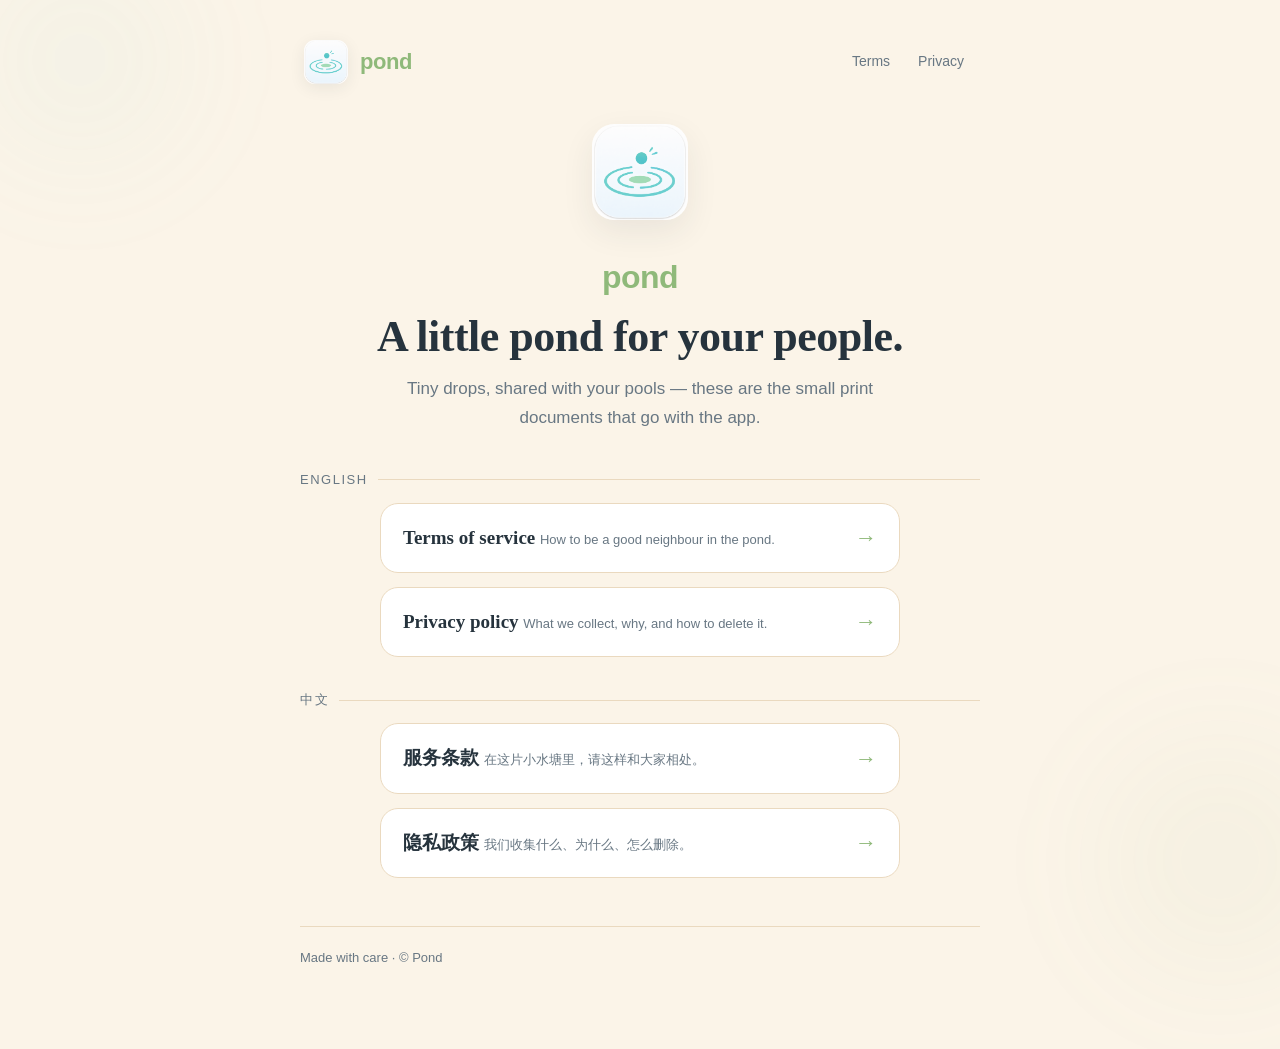
<file: docs/index.html>
<!doctype html>
<html lang="en">
  <head>
    <meta charset="utf-8" />
    <meta name="viewport" content="width=device-width, initial-scale=1" />
    <title>Pond — Legal</title>
    <meta
      name="description"
      content="Terms of service and privacy policy for Pond — a little pond for your people."
    />
    <link rel="icon" type="image/png" href="./icon.png" />
    <link rel="apple-touch-icon" href="./icon.png" />
    <meta name="theme-color" content="#fbf4e8" />
    <link rel="stylesheet" href="./style.css" />
  </head>
  <body>
    <main>
      <header>
        <a class="brand" href="./" aria-label="Pond home">
          <img src="./icon.png" alt="" />
          <span class="wordmark">pond</span>
        </a>
        <nav>
          <a href="./terms.html">Terms</a>
          <a href="./privacy.html">Privacy</a>
        </nav>
      </header>

      <section class="hero">
        <img src="./icon.png" alt="Pond app icon" />
        <div class="wordmark">pond</div>
        <h1>A little pond for your people.</h1>
        <p class="tagline">
          Tiny drops, shared with your pools — these are the small print
          documents that go with the app.
        </p>

        <div class="lang-block">
          <p class="lang-heading">English</p>
          <div class="doc-grid">
            <a class="doc-card" href="./terms.html">
              <span>
                <span class="label">Terms of service</span>
                <span class="meta">How to be a good neighbour in the pond.</span>
              </span>
              <span class="arrow" aria-hidden="true">→</span>
            </a>
            <a class="doc-card" href="./privacy.html">
              <span>
                <span class="label">Privacy policy</span>
                <span class="meta">What we collect, why, and how to delete it.</span>
              </span>
              <span class="arrow" aria-hidden="true">→</span>
            </a>
          </div>
        </div>

        <div class="lang-block">
          <p class="lang-heading">中文</p>
          <div class="doc-grid">
            <a class="doc-card" href="./terms.zh.html">
              <span>
                <span class="label">服务条款</span>
                <span class="meta">在这片小水塘里，请这样和大家相处。</span>
              </span>
              <span class="arrow" aria-hidden="true">→</span>
            </a>
            <a class="doc-card" href="./privacy.zh.html">
              <span>
                <span class="label">隐私政策</span>
                <span class="meta">我们收集什么、为什么、怎么删除。</span>
              </span>
              <span class="arrow" aria-hidden="true">→</span>
            </a>
          </div>
        </div>
      </section>

      <footer>
        <span>Made with care · © Pond</span>
      </footer>
    </main>
  </body>
</html>
</file>
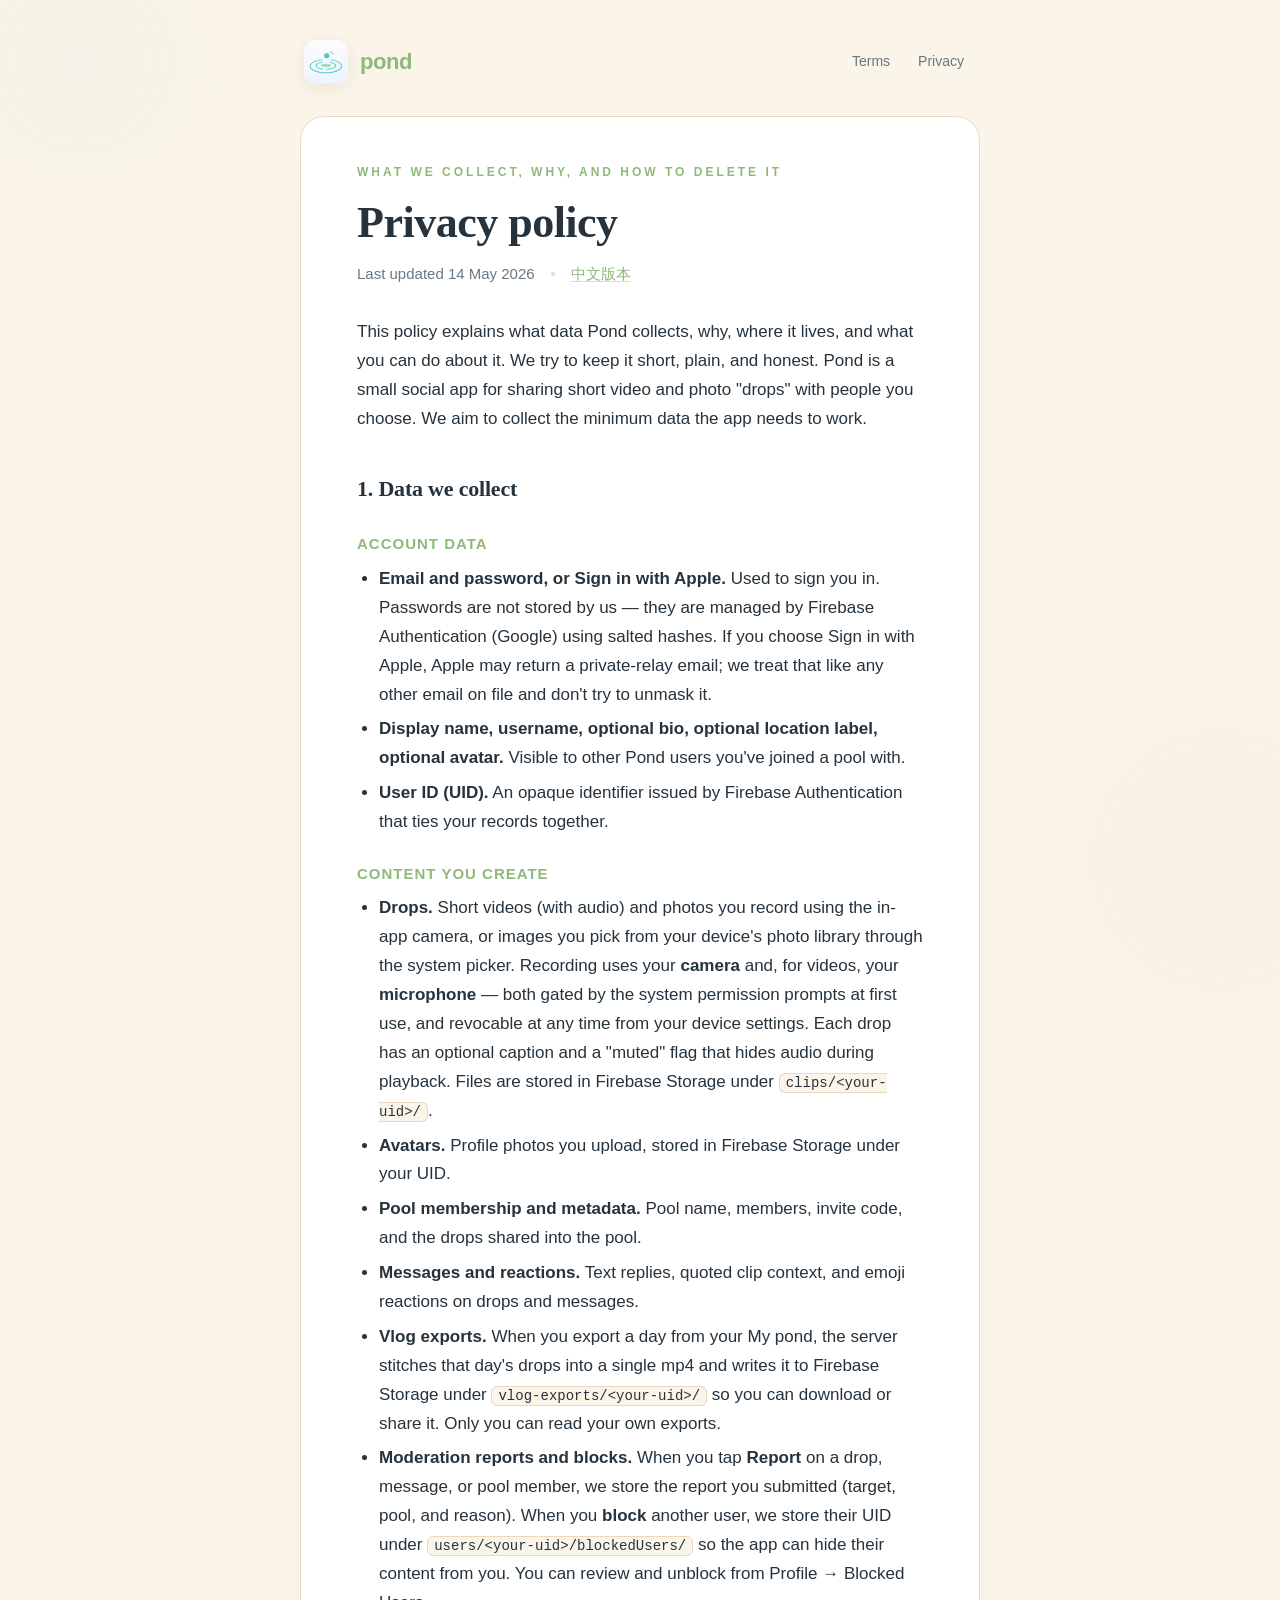
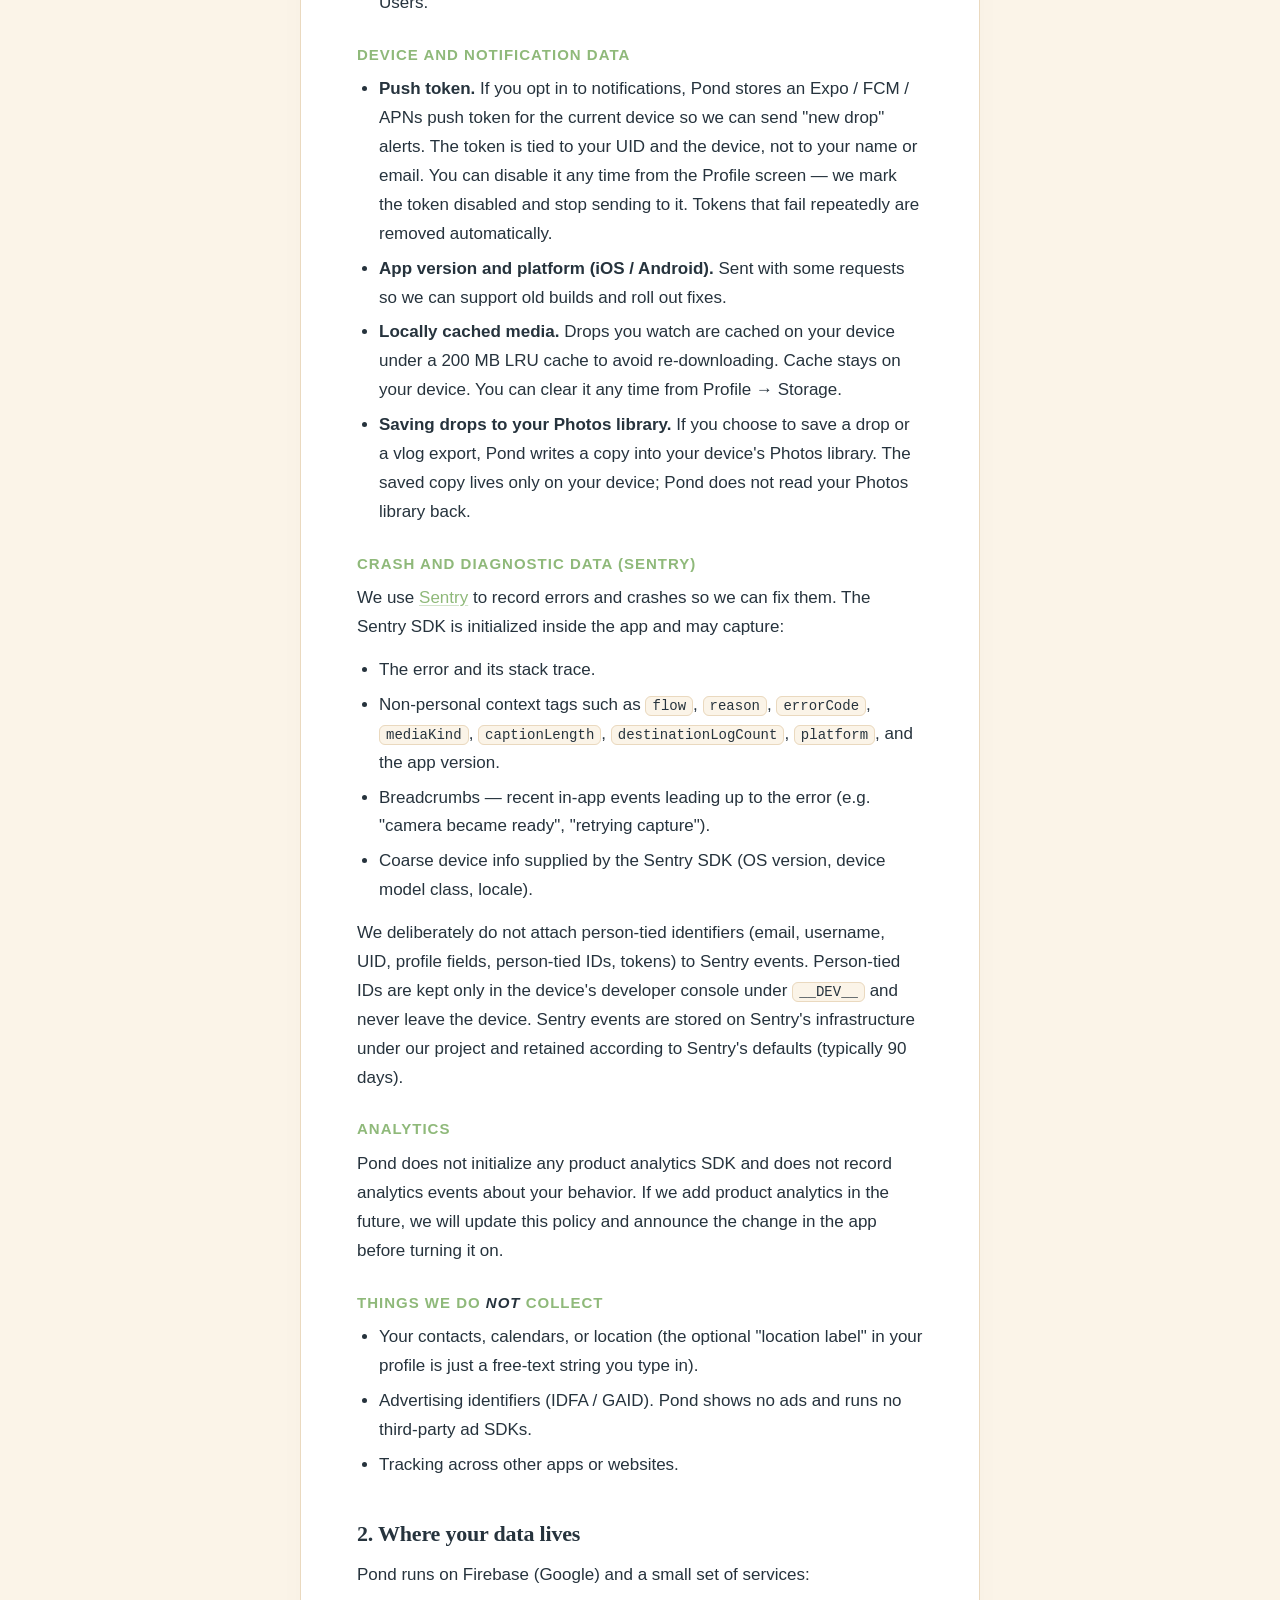
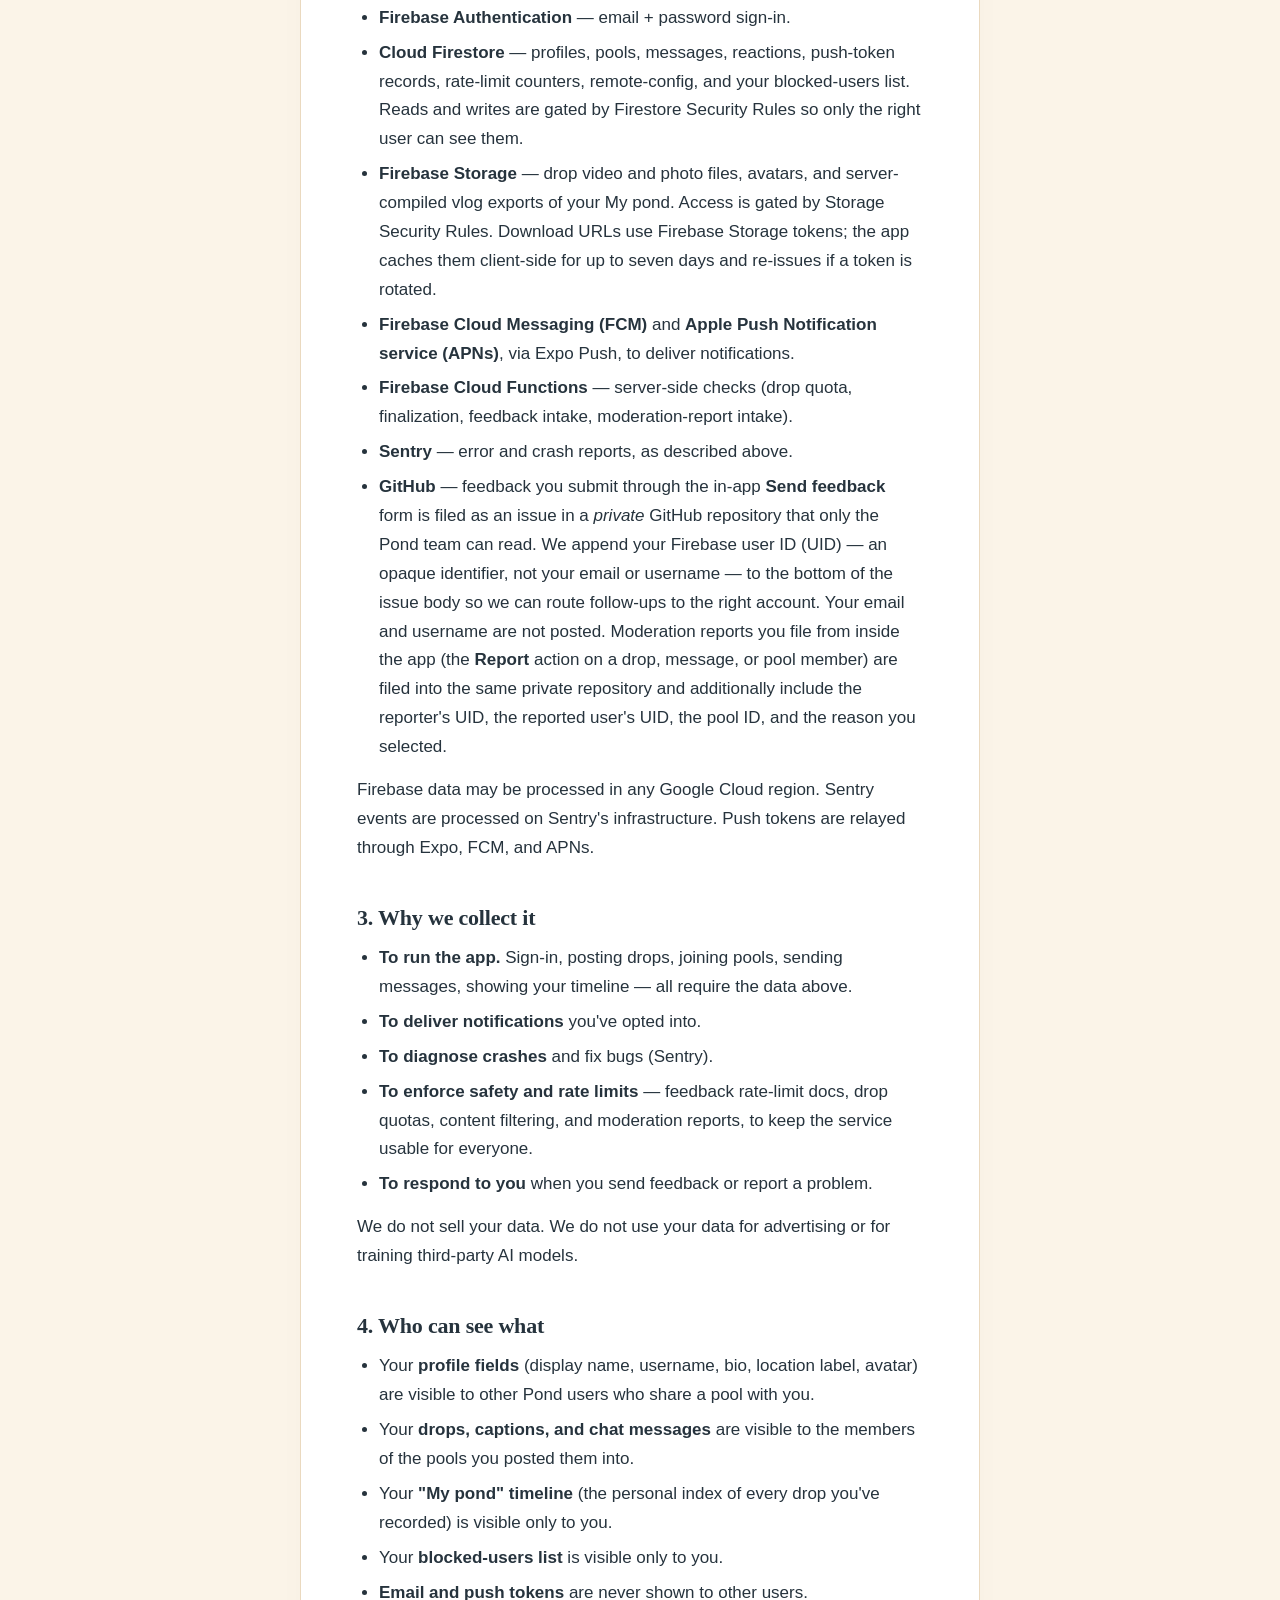
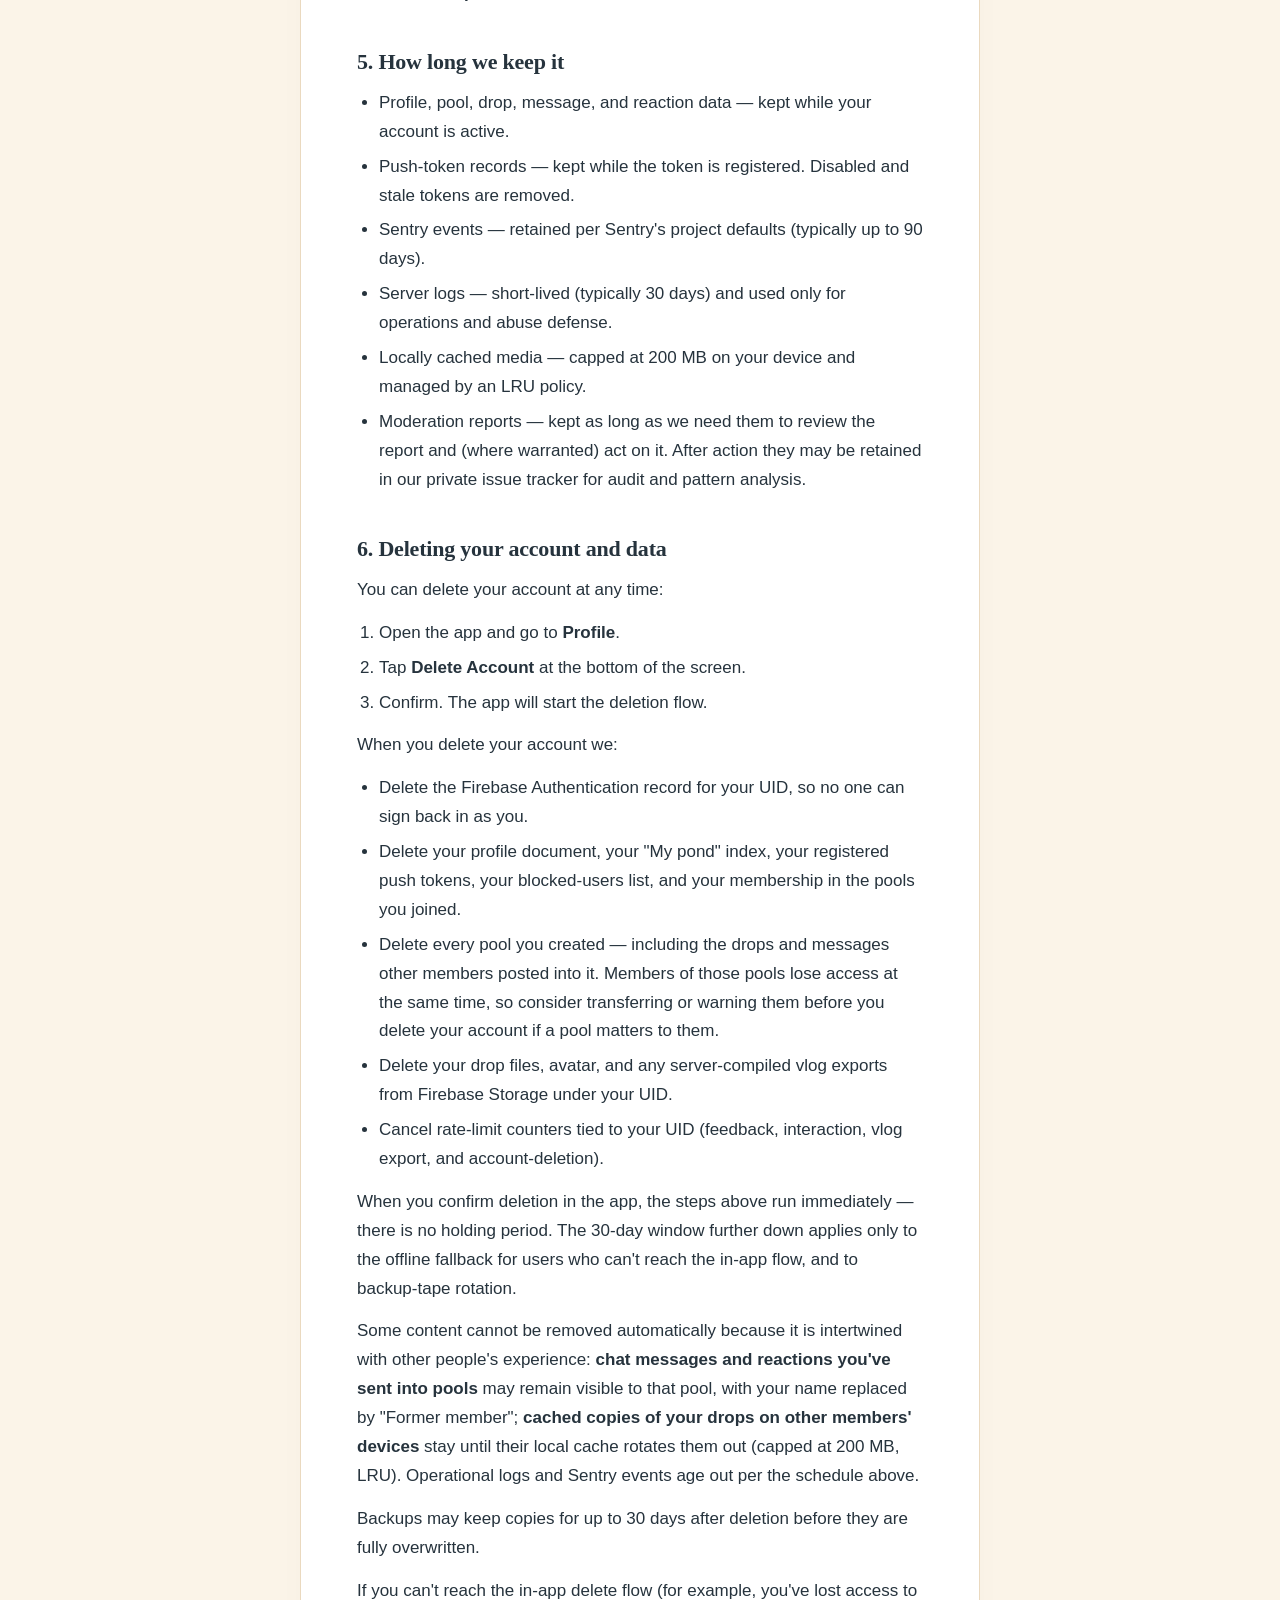
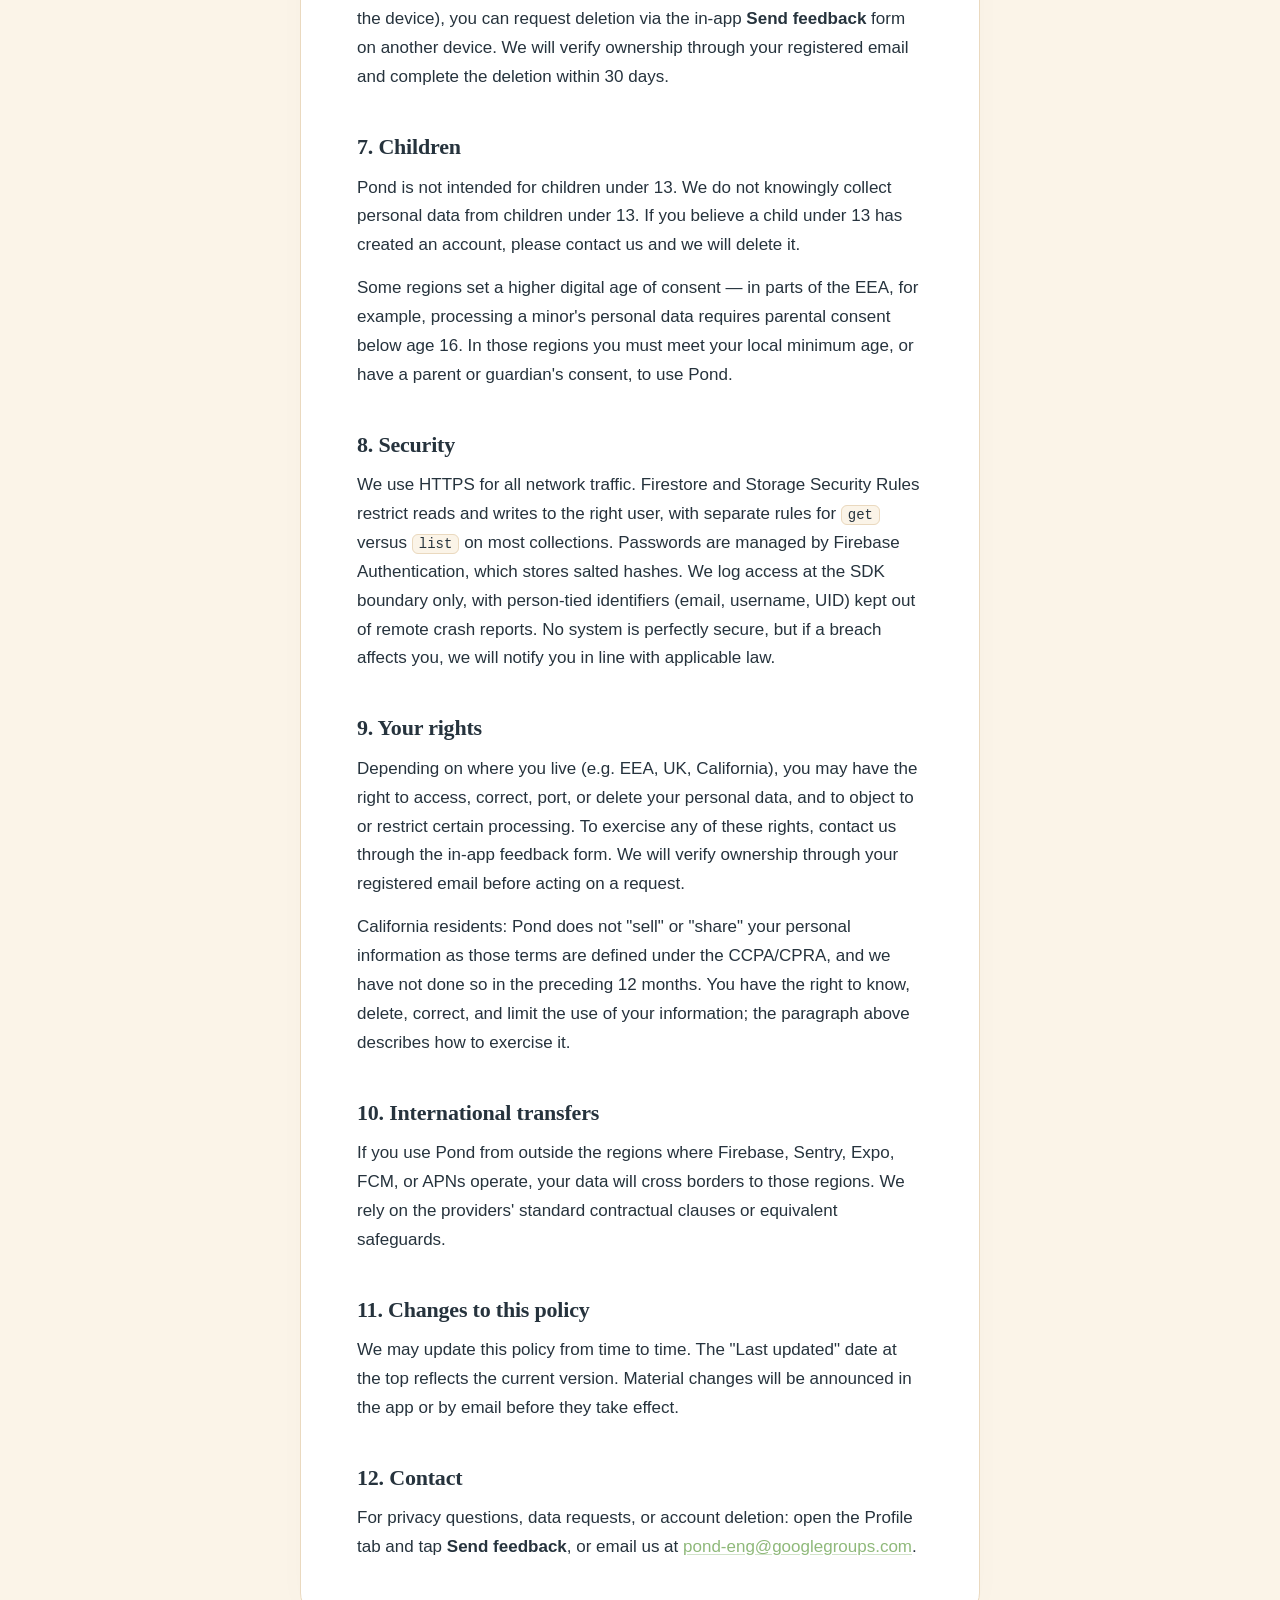
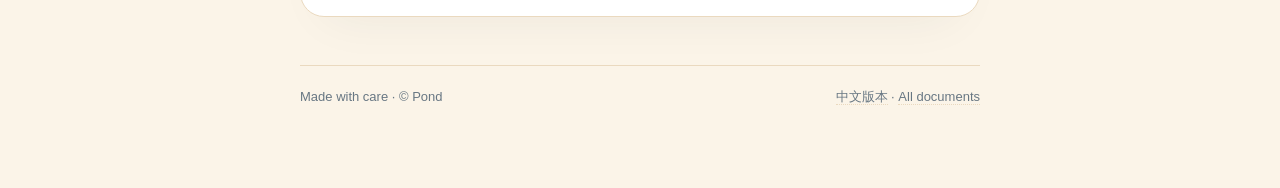
<file: docs/privacy.html>
<!doctype html>
<html lang="en">
  <head>
    <meta charset="utf-8" />
    <meta name="viewport" content="width=device-width, initial-scale=1" />
    <title>Privacy policy · Pond</title>
    <meta
      name="description"
      content="What Pond collects, why, where it lives, and how to delete it."
    />
    <link rel="icon" type="image/png" href="./icon.png" />
    <link rel="apple-touch-icon" href="./icon.png" />
    <meta name="theme-color" content="#fbf4e8" />
    <link rel="stylesheet" href="./style.css" />
  </head>
  <body>
    <main>
      <header>
        <a class="brand" href="./" aria-label="Pond home">
          <img src="./icon.png" alt="" />
          <span class="wordmark">pond</span>
        </a>
        <nav>
          <a href="./terms.html">Terms</a>
          <a href="./privacy.html">Privacy</a>
        </nav>
      </header>

      <article>
      <p class="kicker">What we collect, why, and how to delete it</p>
      <h1>Privacy policy</h1>
      <p class="subtitle">
        <span>Last updated 14 May 2026</span>
        <span class="dot" aria-hidden="true"></span>
        <span class="lang-switch"><a href="./privacy.zh.html">中文版本</a></span>
      </p>

      <p>
        This policy explains what data Pond collects, why, where it lives, and
        what you can do about it. We try to keep it short, plain, and honest.
        Pond is a small social app for sharing short video and photo "drops"
        with people you choose. We aim to collect the minimum data the app
        needs to work.
      </p>

      <h2>1. Data we collect</h2>

      <h3>Account data</h3>
      <ul>
        <li>
          <strong>Email and password, or Sign in with Apple.</strong> Used to
          sign you in. Passwords are not stored by us — they are managed by
          Firebase Authentication (Google) using salted hashes. If you choose
          Sign in with Apple, Apple may return a private-relay email; we treat
          that like any other email on file and don't try to unmask it.
        </li>
        <li>
          <strong>Display name, username, optional bio, optional location
          label, optional avatar.</strong> Visible to other Pond users you've
          joined a pool with.
        </li>
        <li>
          <strong>User ID (UID).</strong> An opaque identifier issued by
          Firebase Authentication that ties your records together.
        </li>
      </ul>

      <h3>Content you create</h3>
      <ul>
        <li>
          <strong>Drops.</strong> Short videos (with audio) and photos you
          record using the in-app camera, or images you pick from your
          device's photo library through the system picker. Recording uses
          your <strong>camera</strong> and, for videos, your
          <strong>microphone</strong> — both gated by the system permission
          prompts at first use, and revocable at any time from your device
          settings. Each drop has an optional caption and a "muted" flag
          that hides audio during playback. Files are stored in Firebase
          Storage under <code>clips/&lt;your-uid&gt;/</code>.
        </li>
        <li>
          <strong>Avatars.</strong> Profile photos you upload, stored in
          Firebase Storage under your UID.
        </li>
        <li>
          <strong>Pool membership and metadata.</strong> Pool name, members,
          invite code, and the drops shared into the pool.
        </li>
        <li>
          <strong>Messages and reactions.</strong> Text replies, quoted clip
          context, and emoji reactions on drops and messages.
        </li>
        <li>
          <strong>Vlog exports.</strong> When you export a day from your
          My pond, the server stitches that day's drops into a single mp4
          and writes it to Firebase Storage under
          <code>vlog-exports/&lt;your-uid&gt;/</code> so you can download or
          share it. Only you can read your own exports.
        </li>
        <li>
          <strong>Moderation reports and blocks.</strong> When you tap
          <strong>Report</strong> on a drop, message, or pool member, we
          store the report you submitted (target, pool, and reason). When you
          <strong>block</strong> another user, we store their UID under
          <code>users/&lt;your-uid&gt;/blockedUsers/</code> so the app can
          hide their content from you. You can review and unblock from
          Profile → Blocked Users.
        </li>
      </ul>

      <h3>Device and notification data</h3>
      <ul>
        <li>
          <strong>Push token.</strong> If you opt in to notifications, Pond
          stores an Expo / FCM / APNs push token for the current device so we
          can send "new drop" alerts. The token is tied to your UID and the
          device, not to your name or email. You can disable it any time from
          the Profile screen — we mark the token disabled and stop sending to
          it. Tokens that fail repeatedly are removed automatically.
        </li>
        <li>
          <strong>App version and platform (iOS / Android).</strong> Sent with
          some requests so we can support old builds and roll out fixes.
        </li>
        <li>
          <strong>Locally cached media.</strong> Drops you watch are cached on
          your device under a 200 MB LRU cache to avoid re-downloading. Cache
          stays on your device. You can clear it any time from
          Profile → Storage.
        </li>
        <li>
          <strong>Saving drops to your Photos library.</strong> If you choose
          to save a drop or a vlog export, Pond writes a copy into your
          device's Photos library. The saved copy lives only on your device;
          Pond does not read your Photos library back.
        </li>
      </ul>

      <h3>Crash and diagnostic data (Sentry)</h3>
      <p>
        We use <a href="https://sentry.io">Sentry</a> to record errors and
        crashes so we can fix them. The Sentry SDK is initialized inside the
        app and may capture:
      </p>
      <ul>
        <li>The error and its stack trace.</li>
        <li>
          Non-personal context tags such as
          <code>flow</code>, <code>reason</code>, <code>errorCode</code>,
          <code>mediaKind</code>, <code>captionLength</code>,
          <code>destinationLogCount</code>, <code>platform</code>,
          and the app version.
        </li>
        <li>
          Breadcrumbs — recent in-app events leading up to the error
          (e.g. "camera became ready", "retrying capture").
        </li>
        <li>
          Coarse device info supplied by the Sentry SDK (OS version, device
          model class, locale).
        </li>
      </ul>
      <p>
        We deliberately do not attach person-tied identifiers (email,
        username, UID, profile fields, person-tied IDs, tokens) to Sentry
        events. Person-tied IDs are kept only in the device's developer
        console under <code>__DEV__</code> and never leave the device. Sentry
        events are stored on Sentry's infrastructure under our project and
        retained according to Sentry's defaults (typically 90 days).
      </p>

      <h3>Analytics</h3>
      <p>
        Pond does not initialize any product analytics SDK and does not
        record analytics events about your behavior. If we add product
        analytics in the future, we will update this policy and announce
        the change in the app before turning it on.
      </p>

      <h3>Things we do <em>not</em> collect</h3>
      <ul>
        <li>
          Your contacts, calendars, or location (the optional "location label"
          in your profile is just a free-text string you type in).
        </li>
        <li>
          Advertising identifiers (IDFA / GAID). Pond shows no ads and runs no
          third-party ad SDKs.
        </li>
        <li>Tracking across other apps or websites.</li>
      </ul>

      <h2>2. Where your data lives</h2>
      <p>Pond runs on Firebase (Google) and a small set of services:</p>
      <ul>
        <li>
          <strong>Firebase Authentication</strong> — email + password sign-in.
        </li>
        <li>
          <strong>Cloud Firestore</strong> — profiles, pools, messages,
          reactions, push-token records, rate-limit counters, remote-config,
          and your blocked-users list. Reads and writes are gated by
          Firestore Security Rules so only the right user can see them.
        </li>
        <li>
          <strong>Firebase Storage</strong> — drop video and photo files,
          avatars, and server-compiled vlog exports of your My pond. Access
          is gated by Storage Security Rules. Download URLs use Firebase
          Storage tokens; the app caches them client-side for up to seven
          days and re-issues if a token is rotated.
        </li>
        <li>
          <strong>Firebase Cloud Messaging (FCM)</strong> and
          <strong>Apple Push Notification service (APNs)</strong>, via Expo
          Push, to deliver notifications.
        </li>
        <li>
          <strong>Firebase Cloud Functions</strong> — server-side checks
          (drop quota, finalization, feedback intake, moderation-report
          intake).
        </li>
        <li>
          <strong>Sentry</strong> — error and crash reports, as described
          above.
        </li>
        <li>
          <strong>GitHub</strong> — feedback you submit through the in-app
          <strong>Send feedback</strong> form is filed as an issue in a
          <em>private</em> GitHub repository that only the Pond team can
          read. We append your Firebase user ID (UID) — an opaque identifier,
          not your email or username — to the bottom of the issue body so we
          can route follow-ups to the right account. Your email and username
          are not posted. Moderation reports you file from inside the app
          (the <strong>Report</strong> action on a drop, message, or pool
          member) are filed into the same private repository and additionally
          include the reporter's UID, the reported user's UID, the pool ID,
          and the reason you selected.
        </li>
      </ul>
      <p>
        Firebase data may be processed in any Google Cloud region. Sentry
        events are processed on Sentry's infrastructure. Push tokens are
        relayed through Expo, FCM, and APNs.
      </p>

      <h2>3. Why we collect it</h2>
      <ul>
        <li>
          <strong>To run the app.</strong> Sign-in, posting drops, joining
          pools, sending messages, showing your timeline — all require the
          data above.
        </li>
        <li>
          <strong>To deliver notifications</strong> you've opted into.
        </li>
        <li>
          <strong>To diagnose crashes</strong> and fix bugs (Sentry).
        </li>
        <li>
          <strong>To enforce safety and rate limits</strong> — feedback
          rate-limit docs, drop quotas, content filtering, and moderation
          reports, to keep the service usable for everyone.
        </li>
        <li>
          <strong>To respond to you</strong> when you send feedback or report
          a problem.
        </li>
      </ul>
      <p>
        We do not sell your data. We do not use your data for advertising or
        for training third-party AI models.
      </p>

      <h2>4. Who can see what</h2>
      <ul>
        <li>
          Your <strong>profile fields</strong> (display name, username, bio,
          location label, avatar) are visible to other Pond users who share a
          pool with you.
        </li>
        <li>
          Your <strong>drops, captions, and chat messages</strong> are visible
          to the members of the pools you posted them into.
        </li>
        <li>
          Your <strong>"My pond" timeline</strong> (the personal index of
          every drop you've recorded) is visible only to you.
        </li>
        <li>
          Your <strong>blocked-users list</strong> is visible only to you.
        </li>
        <li>
          <strong>Email and push tokens</strong> are never shown to other
          users.
        </li>
      </ul>

      <h2>5. How long we keep it</h2>
      <ul>
        <li>
          Profile, pool, drop, message, and reaction data — kept while your
          account is active.
        </li>
        <li>
          Push-token records — kept while the token is registered. Disabled
          and stale tokens are removed.
        </li>
        <li>
          Sentry events — retained per Sentry's project defaults (typically up
          to 90 days).
        </li>
        <li>
          Server logs — short-lived (typically 30 days) and used only for
          operations and abuse defense.
        </li>
        <li>
          Locally cached media — capped at 200 MB on your device and managed
          by an LRU policy.
        </li>
        <li>
          Moderation reports — kept as long as we need them to review the
          report and (where warranted) act on it. After action they may be
          retained in our private issue tracker for audit and pattern
          analysis.
        </li>
      </ul>

      <h2 id="account-deletion">6. Deleting your account and data</h2>
      <p>You can delete your account at any time:</p>
      <ol>
        <li>
          Open the app and go to <strong>Profile</strong>.
        </li>
        <li>
          Tap <strong>Delete Account</strong> at the bottom of the screen.
        </li>
        <li>
          Confirm. The app will start the deletion flow.
        </li>
      </ol>
      <p>When you delete your account we:</p>
      <ul>
        <li>
          Delete the Firebase Authentication record for your UID, so no one
          can sign back in as you.
        </li>
        <li>
          Delete your profile document, your "My pond" index, your registered
          push tokens, your blocked-users list, and your membership in the
          pools you joined.
        </li>
        <li>
          Delete every pool you created — including the drops and messages
          other members posted into it. Members of those pools lose access
          at the same time, so consider transferring or warning them before
          you delete your account if a pool matters to them.
        </li>
        <li>
          Delete your drop files, avatar, and any server-compiled vlog
          exports from Firebase Storage under your UID.
        </li>
        <li>
          Cancel rate-limit counters tied to your UID (feedback, interaction,
          vlog export, and account-deletion).
        </li>
      </ul>
      <p>
        When you confirm deletion in the app, the steps above run
        immediately — there is no holding period. The 30-day window further
        down applies only to the offline fallback for users who can't reach
        the in-app flow, and to backup-tape rotation.
      </p>
      <p>
        Some content cannot be removed automatically because it is intertwined
        with other people's experience: <strong>chat messages and reactions
        you've sent into pools</strong> may remain visible to that pool, with
        your name replaced by "Former member"; <strong>cached copies of your
        drops on other members' devices</strong> stay until their local cache
        rotates them out (capped at 200 MB, LRU). Operational logs and
        Sentry events age out per the schedule above.
      </p>
      <p>
        Backups may keep copies for up to 30 days after deletion before they
        are fully overwritten.
      </p>
      <p>
        If you can't reach the in-app delete flow (for example, you've lost
        access to the device), you can request deletion via the in-app
        <strong>Send feedback</strong> form on another device. We will verify
        ownership through your registered email and complete the deletion
        within 30 days.
      </p>

      <h2>7. Children</h2>
      <p>
        Pond is not intended for children under 13. We do not knowingly
        collect personal data from children under 13. If you believe a child
        under 13 has created an account, please contact us and we will
        delete it.
      </p>
      <p>
        Some regions set a higher digital age of consent — in parts of the
        EEA, for example, processing a minor's personal data requires
        parental consent below age 16. In those regions you must meet your
        local minimum age, or have a parent or guardian's consent, to use
        Pond.
      </p>

      <h2>8. Security</h2>
      <p>
        We use HTTPS for all network traffic. Firestore and Storage Security
        Rules restrict reads and writes to the right user, with separate
        rules for <code>get</code> versus <code>list</code> on most
        collections. Passwords are managed by Firebase Authentication, which
        stores salted hashes. We log access at the SDK boundary only, with
        person-tied identifiers (email, username, UID) kept out of remote
        crash reports. No system is perfectly secure, but if a breach affects
        you, we will notify you in line with applicable law.
      </p>

      <h2>9. Your rights</h2>
      <p>
        Depending on where you live (e.g. EEA, UK, California), you may have
        the right to access, correct, port, or delete your personal data, and
        to object to or restrict certain processing. To exercise any of these
        rights, contact us through the in-app feedback form. We will verify
        ownership through your registered email
        before acting on a request.
      </p>
      <p>
        California residents: Pond does not "sell" or "share" your personal
        information as those terms are defined under the CCPA/CPRA, and we
        have not done so in the preceding 12 months. You have the right to
        know, delete, correct, and limit the use of your information; the
        paragraph above describes how to exercise it.
      </p>

      <h2>10. International transfers</h2>
      <p>
        If you use Pond from outside the regions where Firebase, Sentry,
        Expo, FCM, or APNs operate, your data will cross borders to those
        regions. We rely on the providers' standard contractual clauses or
        equivalent safeguards.
      </p>

      <h2>11. Changes to this policy</h2>
      <p>
        We may update this policy from time to time. The "Last updated" date
        at the top reflects the current version. Material changes will be
        announced in the app or by email before they take effect.
      </p>

      <h2>12. Contact</h2>
      <p>
        For privacy questions, data requests, or account deletion: open the
        Profile tab and tap <strong>Send feedback</strong>, or email us at
        <a href="mailto:pond-eng@googlegroups.com">pond-eng@googlegroups.com</a>.
      </p>

      </article>

      <footer>
        <span>Made with care · © Pond</span>
        <span class="lang-switch"
          ><a href="./privacy.zh.html">中文版本</a> · <a href="./">All documents</a></span
        >
      </footer>
    </main>
  </body>
</html>
</file>
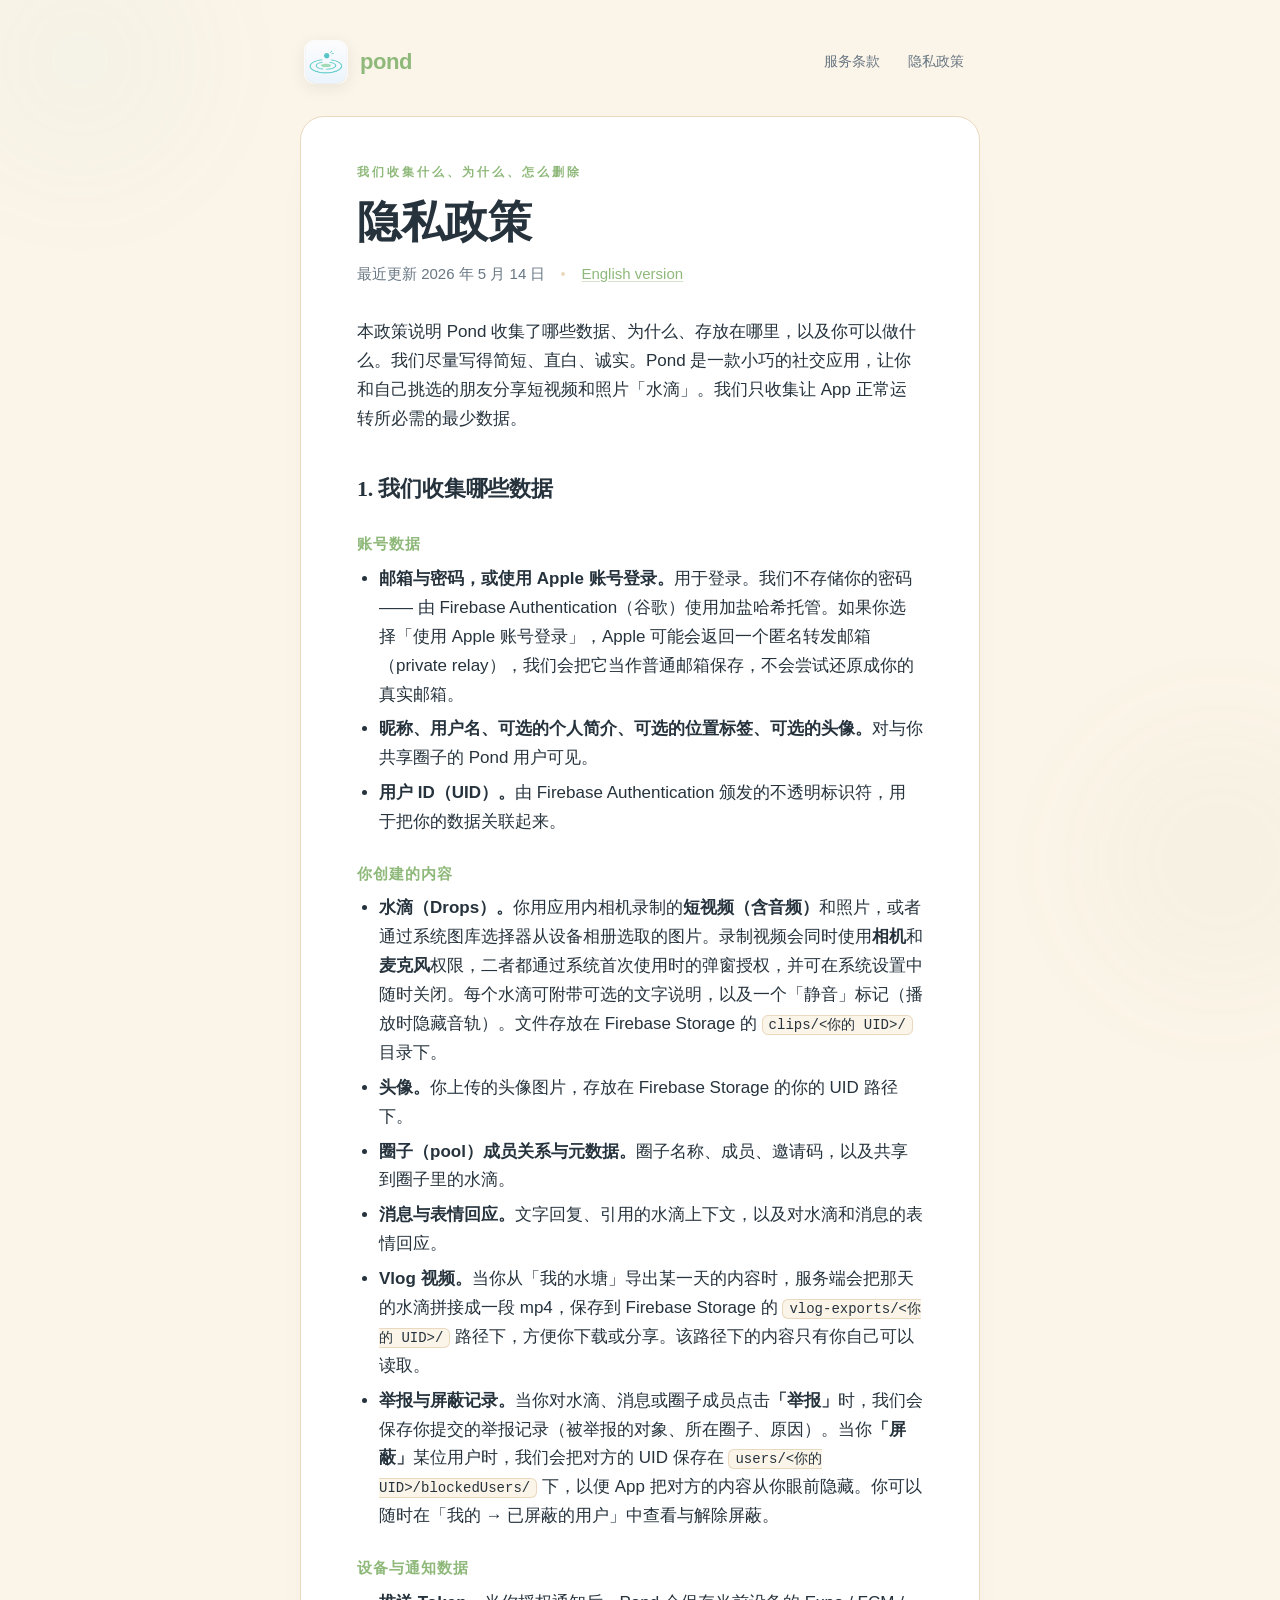
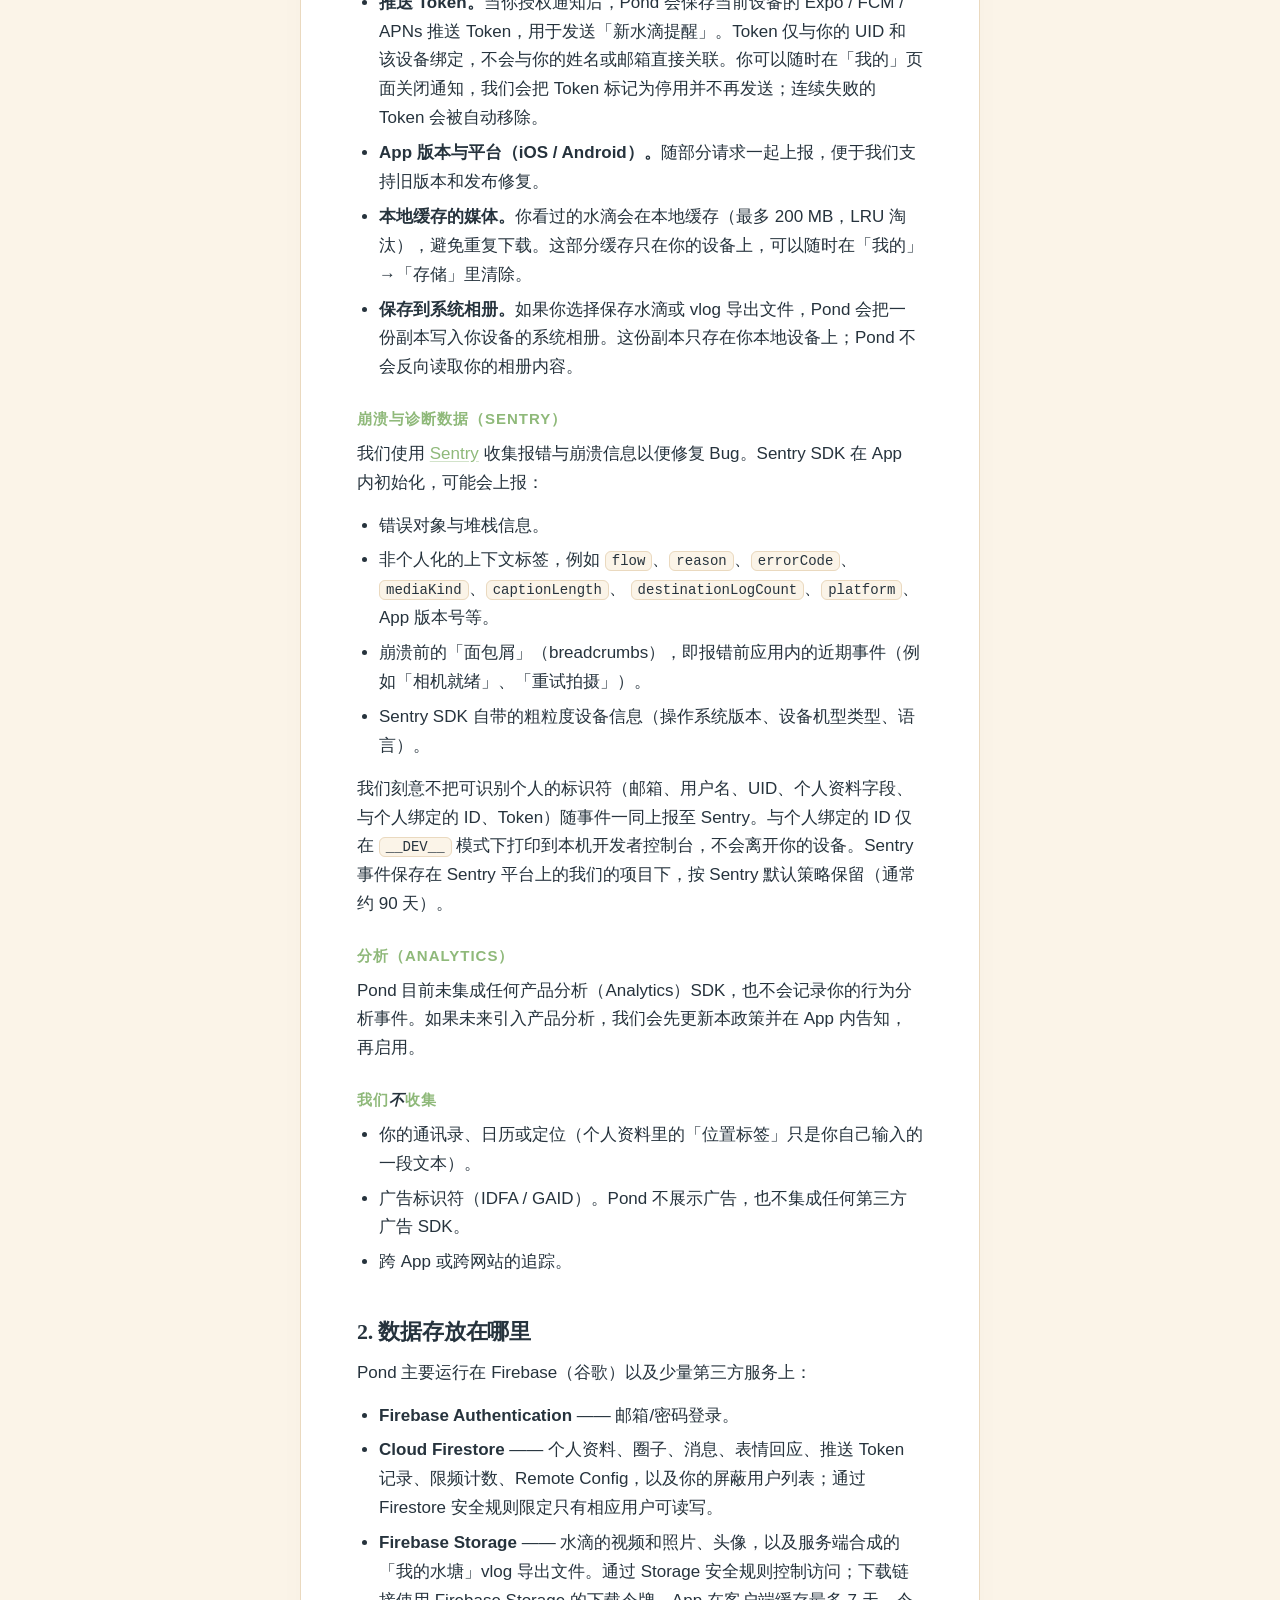
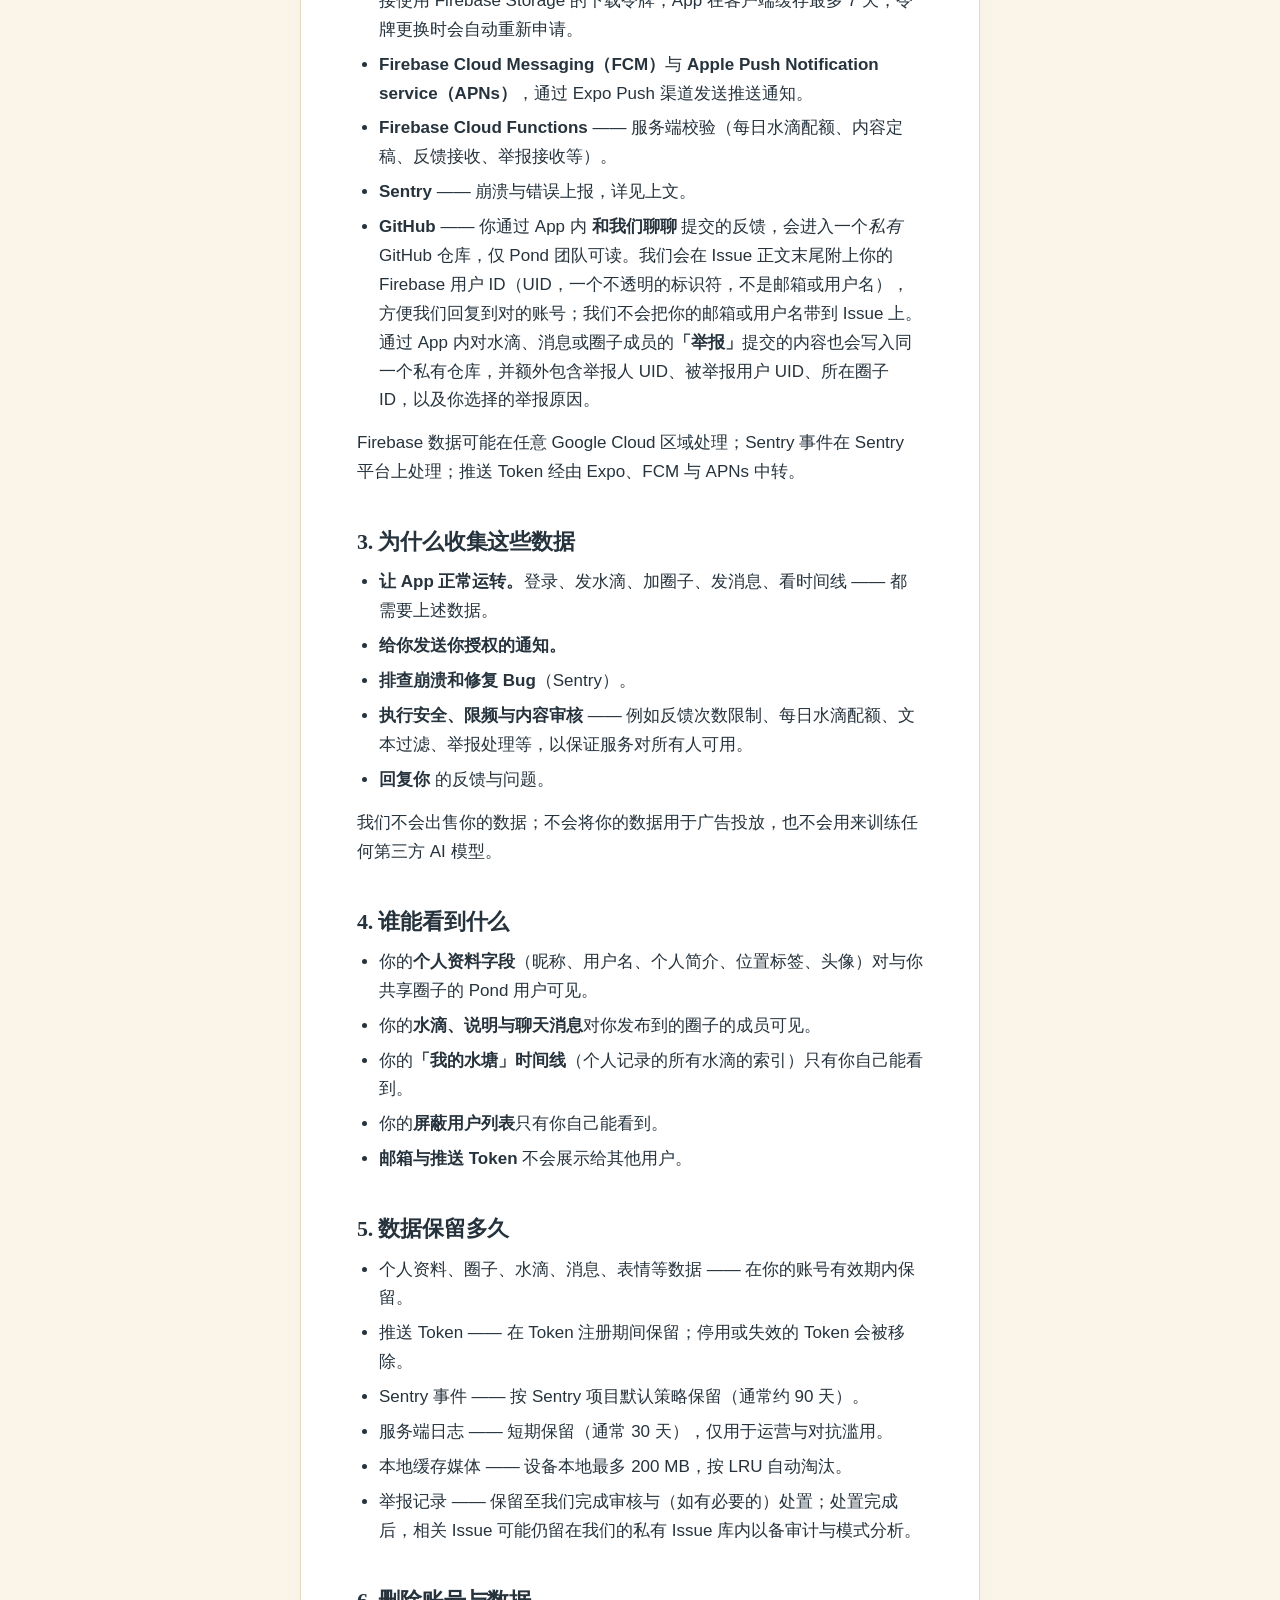
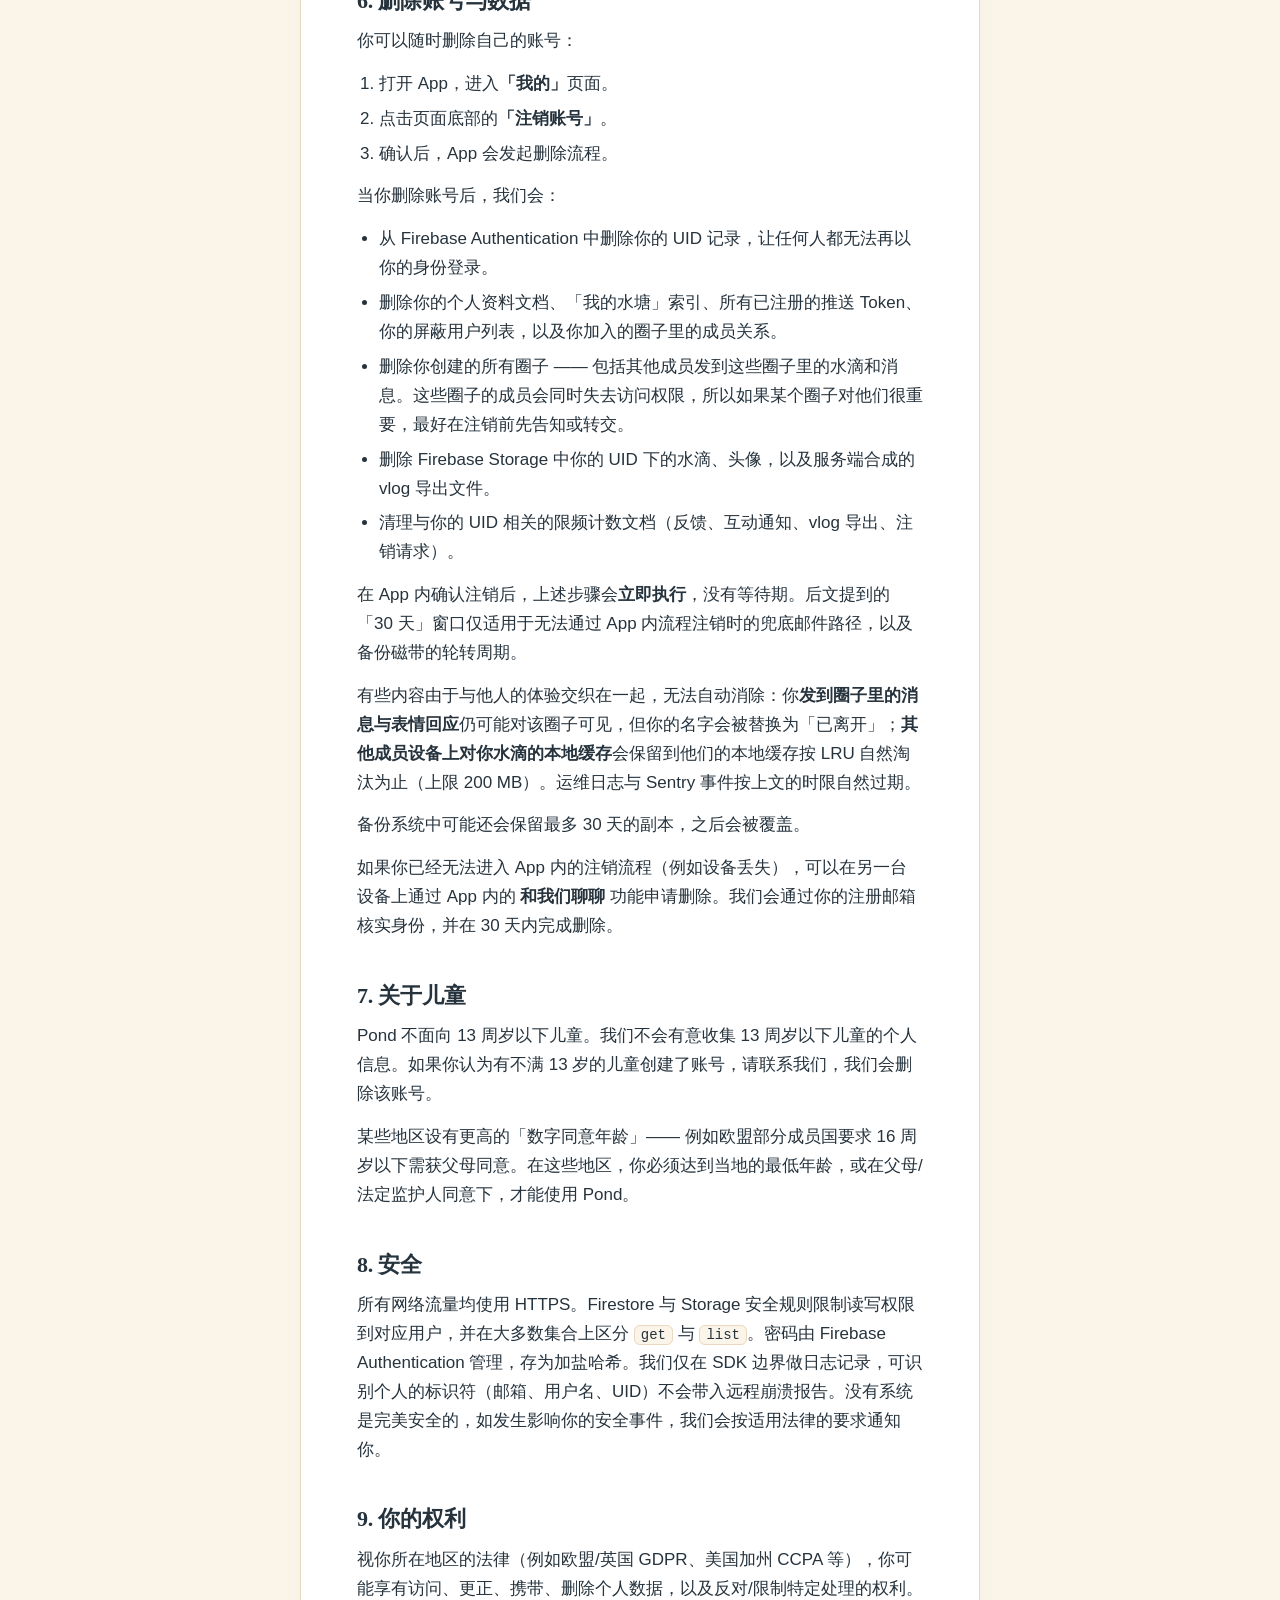
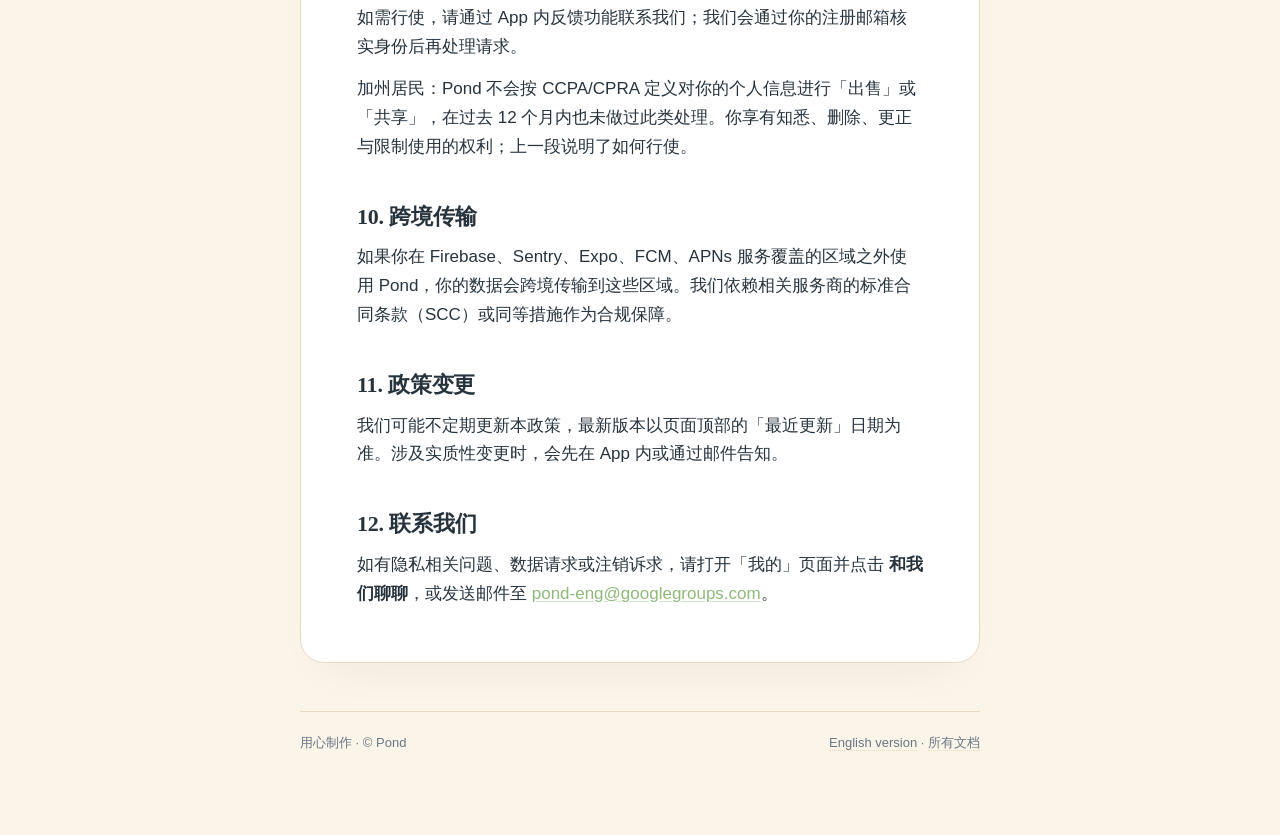
<file: docs/privacy.zh.html>
<!doctype html>
<html lang="zh">
  <head>
    <meta charset="utf-8" />
    <meta name="viewport" content="width=device-width, initial-scale=1" />
    <title>隐私政策 · Pond</title>
    <meta
      name="description"
      content="Pond 收集了哪些数据、为什么、存放在哪里，以及如何删除。"
    />
    <link rel="icon" type="image/png" href="./icon.png" />
    <link rel="apple-touch-icon" href="./icon.png" />
    <meta name="theme-color" content="#fbf4e8" />
    <link rel="stylesheet" href="./style.css" />
  </head>
  <body>
    <main>
      <header>
        <a class="brand" href="./" aria-label="Pond 首页">
          <img src="./icon.png" alt="" />
          <span class="wordmark">pond</span>
        </a>
        <nav>
          <a href="./terms.zh.html">服务条款</a>
          <a href="./privacy.zh.html">隐私政策</a>
        </nav>
      </header>

      <article>
      <p class="kicker">我们收集什么、为什么、怎么删除</p>
      <h1>隐私政策</h1>
      <p class="subtitle">
        <span>最近更新 2026 年 5 月 14 日</span>
        <span class="dot" aria-hidden="true"></span>
        <span class="lang-switch"><a href="./privacy.html">English version</a></span>
      </p>

      <p>
        本政策说明 Pond 收集了哪些数据、为什么、存放在哪里，以及你可以做什么。我们尽量写得简短、直白、诚实。Pond 是一款小巧的社交应用，让你和自己挑选的朋友分享短视频和照片「水滴」。我们只收集让 App 正常运转所必需的最少数据。
      </p>

      <h2>1. 我们收集哪些数据</h2>

      <h3>账号数据</h3>
      <ul>
        <li>
          <strong>邮箱与密码，或使用 Apple 账号登录。</strong>用于登录。我们不存储你的密码 —— 由 Firebase Authentication（谷歌）使用加盐哈希托管。如果你选择「使用 Apple 账号登录」，Apple 可能会返回一个匿名转发邮箱（private relay），我们会把它当作普通邮箱保存，不会尝试还原成你的真实邮箱。
        </li>
        <li>
          <strong>昵称、用户名、可选的个人简介、可选的位置标签、可选的头像。</strong>对与你共享圈子的 Pond 用户可见。
        </li>
        <li>
          <strong>用户 ID（UID）。</strong>由 Firebase Authentication 颁发的不透明标识符，用于把你的数据关联起来。
        </li>
      </ul>

      <h3>你创建的内容</h3>
      <ul>
        <li>
          <strong>水滴（Drops）。</strong>你用应用内相机录制的<strong>短视频（含音频）</strong>和照片，或者通过系统图库选择器从设备相册选取的图片。录制视频会同时使用<strong>相机</strong>和<strong>麦克风</strong>权限，二者都通过系统首次使用时的弹窗授权，并可在系统设置中随时关闭。每个水滴可附带可选的文字说明，以及一个「静音」标记（播放时隐藏音轨）。文件存放在 Firebase Storage 的
          <code>clips/&lt;你的 UID&gt;/</code> 目录下。
        </li>
        <li>
          <strong>头像。</strong>你上传的头像图片，存放在 Firebase Storage 的你的 UID 路径下。
        </li>
        <li>
          <strong>圈子（pool）成员关系与元数据。</strong>圈子名称、成员、邀请码，以及共享到圈子里的水滴。
        </li>
        <li>
          <strong>消息与表情回应。</strong>文字回复、引用的水滴上下文，以及对水滴和消息的表情回应。
        </li>
        <li>
          <strong>Vlog 视频。</strong>当你从「我的水塘」导出某一天的内容时，服务端会把那天的水滴拼接成一段 mp4，保存到 Firebase Storage 的
          <code>vlog-exports/&lt;你的 UID&gt;/</code> 路径下，方便你下载或分享。该路径下的内容只有你自己可以读取。
        </li>
        <li>
          <strong>举报与屏蔽记录。</strong>当你对水滴、消息或圈子成员点击<strong>「举报」</strong>时，我们会保存你提交的举报记录（被举报的对象、所在圈子、原因）。当你<strong>「屏蔽」</strong>某位用户时，我们会把对方的 UID 保存在
          <code>users/&lt;你的 UID&gt;/blockedUsers/</code> 下，以便 App 把对方的内容从你眼前隐藏。你可以随时在「我的 → 已屏蔽的用户」中查看与解除屏蔽。
        </li>
      </ul>

      <h3>设备与通知数据</h3>
      <ul>
        <li>
          <strong>推送 Token。</strong>当你授权通知后，Pond 会保存当前设备的 Expo / FCM / APNs 推送 Token，用于发送「新水滴提醒」。Token 仅与你的 UID 和该设备绑定，不会与你的姓名或邮箱直接关联。你可以随时在「我的」页面关闭通知，我们会把 Token 标记为停用并不再发送；连续失败的 Token 会被自动移除。
        </li>
        <li>
          <strong>App 版本与平台（iOS / Android）。</strong>随部分请求一起上报，便于我们支持旧版本和发布修复。
        </li>
        <li>
          <strong>本地缓存的媒体。</strong>你看过的水滴会在本地缓存（最多 200 MB，LRU 淘汰），避免重复下载。这部分缓存只在你的设备上，可以随时在「我的」→「存储」里清除。
        </li>
        <li>
          <strong>保存到系统相册。</strong>如果你选择保存水滴或 vlog 导出文件，Pond 会把一份副本写入你设备的系统相册。这份副本只存在你本地设备上；Pond 不会反向读取你的相册内容。
        </li>
      </ul>

      <h3>崩溃与诊断数据（Sentry）</h3>
      <p>
        我们使用 <a href="https://sentry.io">Sentry</a> 收集报错与崩溃信息以便修复 Bug。Sentry SDK 在 App 内初始化，可能会上报：
      </p>
      <ul>
        <li>错误对象与堆栈信息。</li>
        <li>
          非个人化的上下文标签，例如
          <code>flow</code>、<code>reason</code>、<code>errorCode</code>、
          <code>mediaKind</code>、<code>captionLength</code>、
          <code>destinationLogCount</code>、<code>platform</code>、App 版本号等。
        </li>
        <li>
          崩溃前的「面包屑」（breadcrumbs），即报错前应用内的近期事件（例如「相机就绪」、「重试拍摄」）。
        </li>
        <li>
          Sentry SDK 自带的粗粒度设备信息（操作系统版本、设备机型类型、语言）。
        </li>
      </ul>
      <p>
        我们刻意不把可识别个人的标识符（邮箱、用户名、UID、个人资料字段、与个人绑定的 ID、Token）随事件一同上报至 Sentry。与个人绑定的 ID 仅在
        <code>__DEV__</code> 模式下打印到本机开发者控制台，不会离开你的设备。Sentry 事件保存在 Sentry 平台上的我们的项目下，按 Sentry 默认策略保留（通常约 90 天）。
      </p>

      <h3>分析（Analytics）</h3>
      <p>
        Pond 目前未集成任何产品分析（Analytics）SDK，也不会记录你的行为分析事件。如果未来引入产品分析，我们会先更新本政策并在 App 内告知，再启用。
      </p>

      <h3>我们<em>不</em>收集</h3>
      <ul>
        <li>
          你的通讯录、日历或定位（个人资料里的「位置标签」只是你自己输入的一段文本）。
        </li>
        <li>
          广告标识符（IDFA / GAID）。Pond 不展示广告，也不集成任何第三方广告 SDK。
        </li>
        <li>跨 App 或跨网站的追踪。</li>
      </ul>

      <h2>2. 数据存放在哪里</h2>
      <p>Pond 主要运行在 Firebase（谷歌）以及少量第三方服务上：</p>
      <ul>
        <li>
          <strong>Firebase Authentication</strong> —— 邮箱/密码登录。
        </li>
        <li>
          <strong>Cloud Firestore</strong> —— 个人资料、圈子、消息、表情回应、推送 Token 记录、限频计数、Remote Config，以及你的屏蔽用户列表；通过 Firestore 安全规则限定只有相应用户可读写。
        </li>
        <li>
          <strong>Firebase Storage</strong> —— 水滴的视频和照片、头像，以及服务端合成的「我的水塘」vlog 导出文件。通过 Storage 安全规则控制访问；下载链接使用 Firebase Storage 的下载令牌，App 在客户端缓存最多 7 天，令牌更换时会自动重新申请。
        </li>
        <li>
          <strong>Firebase Cloud Messaging（FCM）</strong>与
          <strong>Apple Push Notification service（APNs）</strong>，通过 Expo Push 渠道发送推送通知。
        </li>
        <li>
          <strong>Firebase Cloud Functions</strong> —— 服务端校验（每日水滴配额、内容定稿、反馈接收、举报接收等）。
        </li>
        <li>
          <strong>Sentry</strong> —— 崩溃与错误上报，详见上文。
        </li>
        <li>
          <strong>GitHub</strong> —— 你通过 App 内 <strong>和我们聊聊</strong> 提交的反馈，会进入一个<em>私有</em> GitHub 仓库，仅 Pond 团队可读。我们会在 Issue 正文末尾附上你的 Firebase 用户 ID（UID，一个不透明的标识符，不是邮箱或用户名），方便我们回复到对的账号；我们不会把你的邮箱或用户名带到 Issue 上。通过 App 内对水滴、消息或圈子成员的<strong>「举报」</strong>提交的内容也会写入同一个私有仓库，并额外包含举报人 UID、被举报用户 UID、所在圈子 ID，以及你选择的举报原因。
        </li>
      </ul>
      <p>
        Firebase 数据可能在任意 Google Cloud 区域处理；Sentry 事件在 Sentry 平台上处理；推送 Token 经由 Expo、FCM 与 APNs 中转。
      </p>

      <h2>3. 为什么收集这些数据</h2>
      <ul>
        <li>
          <strong>让 App 正常运转。</strong>登录、发水滴、加圈子、发消息、看时间线 —— 都需要上述数据。
        </li>
        <li>
          <strong>给你发送你授权的通知。</strong>
        </li>
        <li>
          <strong>排查崩溃和修复 Bug</strong>（Sentry）。
        </li>
        <li>
          <strong>执行安全、限频与内容审核</strong> —— 例如反馈次数限制、每日水滴配额、文本过滤、举报处理等，以保证服务对所有人可用。
        </li>
        <li>
          <strong>回复你</strong> 的反馈与问题。
        </li>
      </ul>
      <p>
        我们不会出售你的数据；不会将你的数据用于广告投放，也不会用来训练任何第三方 AI 模型。
      </p>

      <h2>4. 谁能看到什么</h2>
      <ul>
        <li>
          你的<strong>个人资料字段</strong>（昵称、用户名、个人简介、位置标签、头像）对与你共享圈子的 Pond 用户可见。
        </li>
        <li>
          你的<strong>水滴、说明与聊天消息</strong>对你发布到的圈子的成员可见。
        </li>
        <li>
          你的<strong>「我的水塘」时间线</strong>（个人记录的所有水滴的索引）只有你自己能看到。
        </li>
        <li>
          你的<strong>屏蔽用户列表</strong>只有你自己能看到。
        </li>
        <li>
          <strong>邮箱与推送 Token</strong> 不会展示给其他用户。
        </li>
      </ul>

      <h2>5. 数据保留多久</h2>
      <ul>
        <li>
          个人资料、圈子、水滴、消息、表情等数据 —— 在你的账号有效期内保留。
        </li>
        <li>
          推送 Token —— 在 Token 注册期间保留；停用或失效的 Token 会被移除。
        </li>
        <li>
          Sentry 事件 —— 按 Sentry 项目默认策略保留（通常约 90 天）。
        </li>
        <li>
          服务端日志 —— 短期保留（通常 30 天），仅用于运营与对抗滥用。
        </li>
        <li>
          本地缓存媒体 —— 设备本地最多 200 MB，按 LRU 自动淘汰。
        </li>
        <li>
          举报记录 —— 保留至我们完成审核与（如有必要的）处置；处置完成后，相关 Issue 可能仍留在我们的私有 Issue 库内以备审计与模式分析。
        </li>
      </ul>

      <h2 id="account-deletion">6. 删除账号与数据</h2>
      <p>你可以随时删除自己的账号：</p>
      <ol>
        <li>打开 App，进入<strong>「我的」</strong>页面。</li>
        <li>点击页面底部的<strong>「注销账号」</strong>。</li>
        <li>确认后，App 会发起删除流程。</li>
      </ol>
      <p>当你删除账号后，我们会：</p>
      <ul>
        <li>从 Firebase Authentication 中删除你的 UID 记录，让任何人都无法再以你的身份登录。</li>
        <li>删除你的个人资料文档、「我的水塘」索引、所有已注册的推送 Token、你的屏蔽用户列表，以及你加入的圈子里的成员关系。</li>
        <li>删除你创建的所有圈子 —— 包括其他成员发到这些圈子里的水滴和消息。这些圈子的成员会同时失去访问权限，所以如果某个圈子对他们很重要，最好在注销前先告知或转交。</li>
        <li>删除 Firebase Storage 中你的 UID 下的水滴、头像，以及服务端合成的 vlog 导出文件。</li>
        <li>清理与你的 UID 相关的限频计数文档（反馈、互动通知、vlog 导出、注销请求）。</li>
      </ul>
      <p>
        在 App 内确认注销后，上述步骤会<strong>立即执行</strong>，没有等待期。后文提到的「30 天」窗口仅适用于无法通过 App 内流程注销时的兜底邮件路径，以及备份磁带的轮转周期。
      </p>
      <p>
        有些内容由于与他人的体验交织在一起，无法自动消除：你<strong>发到圈子里的消息与表情回应</strong>仍可能对该圈子可见，但你的名字会被替换为「已离开」；<strong>其他成员设备上对你水滴的本地缓存</strong>会保留到他们的本地缓存按 LRU 自然淘汰为止（上限 200 MB）。运维日志与 Sentry 事件按上文的时限自然过期。
      </p>
      <p>备份系统中可能还会保留最多 30 天的副本，之后会被覆盖。</p>
      <p>
        如果你已经无法进入 App 内的注销流程（例如设备丢失），可以在另一台设备上通过 App 内的 <strong>和我们聊聊</strong> 功能申请删除。我们会通过你的注册邮箱核实身份，并在 30 天内完成删除。
      </p>

      <h2>7. 关于儿童</h2>
      <p>
        Pond 不面向 13 周岁以下儿童。我们不会有意收集 13 周岁以下儿童的个人信息。如果你认为有不满 13 岁的儿童创建了账号，请联系我们，我们会删除该账号。
      </p>
      <p>
        某些地区设有更高的「数字同意年龄」—— 例如欧盟部分成员国要求 16 周岁以下需获父母同意。在这些地区，你必须达到当地的最低年龄，或在父母/法定监护人同意下，才能使用 Pond。
      </p>

      <h2>8. 安全</h2>
      <p>
        所有网络流量均使用 HTTPS。Firestore 与 Storage 安全规则限制读写权限到对应用户，并在大多数集合上区分 <code>get</code> 与 <code>list</code>。密码由 Firebase Authentication 管理，存为加盐哈希。我们仅在 SDK 边界做日志记录，可识别个人的标识符（邮箱、用户名、UID）不会带入远程崩溃报告。没有系统是完美安全的，如发生影响你的安全事件，我们会按适用法律的要求通知你。
      </p>

      <h2>9. 你的权利</h2>
      <p>
        视你所在地区的法律（例如欧盟/英国 GDPR、美国加州 CCPA 等），你可能享有访问、更正、携带、删除个人数据，以及反对/限制特定处理的权利。如需行使，请通过 App 内反馈功能联系我们；我们会通过你的注册邮箱核实身份后再处理请求。
      </p>
      <p>
        加州居民：Pond 不会按 CCPA/CPRA 定义对你的个人信息进行「出售」或「共享」，在过去 12 个月内也未做过此类处理。你享有知悉、删除、更正与限制使用的权利；上一段说明了如何行使。
      </p>

      <h2>10. 跨境传输</h2>
      <p>
        如果你在 Firebase、Sentry、Expo、FCM、APNs 服务覆盖的区域之外使用 Pond，你的数据会跨境传输到这些区域。我们依赖相关服务商的标准合同条款（SCC）或同等措施作为合规保障。
      </p>

      <h2>11. 政策变更</h2>
      <p>
        我们可能不定期更新本政策，最新版本以页面顶部的「最近更新」日期为准。涉及实质性变更时，会先在 App 内或通过邮件告知。
      </p>

      <h2>12. 联系我们</h2>
      <p>
        如有隐私相关问题、数据请求或注销诉求，请打开「我的」页面并点击 <strong>和我们聊聊</strong>，或发送邮件至
        <a href="mailto:pond-eng@googlegroups.com">pond-eng@googlegroups.com</a>。
      </p>

      </article>

      <footer>
        <span>用心制作 · © Pond</span>
        <span class="lang-switch"
          ><a href="./privacy.html">English version</a> · <a href="./">所有文档</a></span
        >
      </footer>
    </main>
  </body>
</html>
</file>
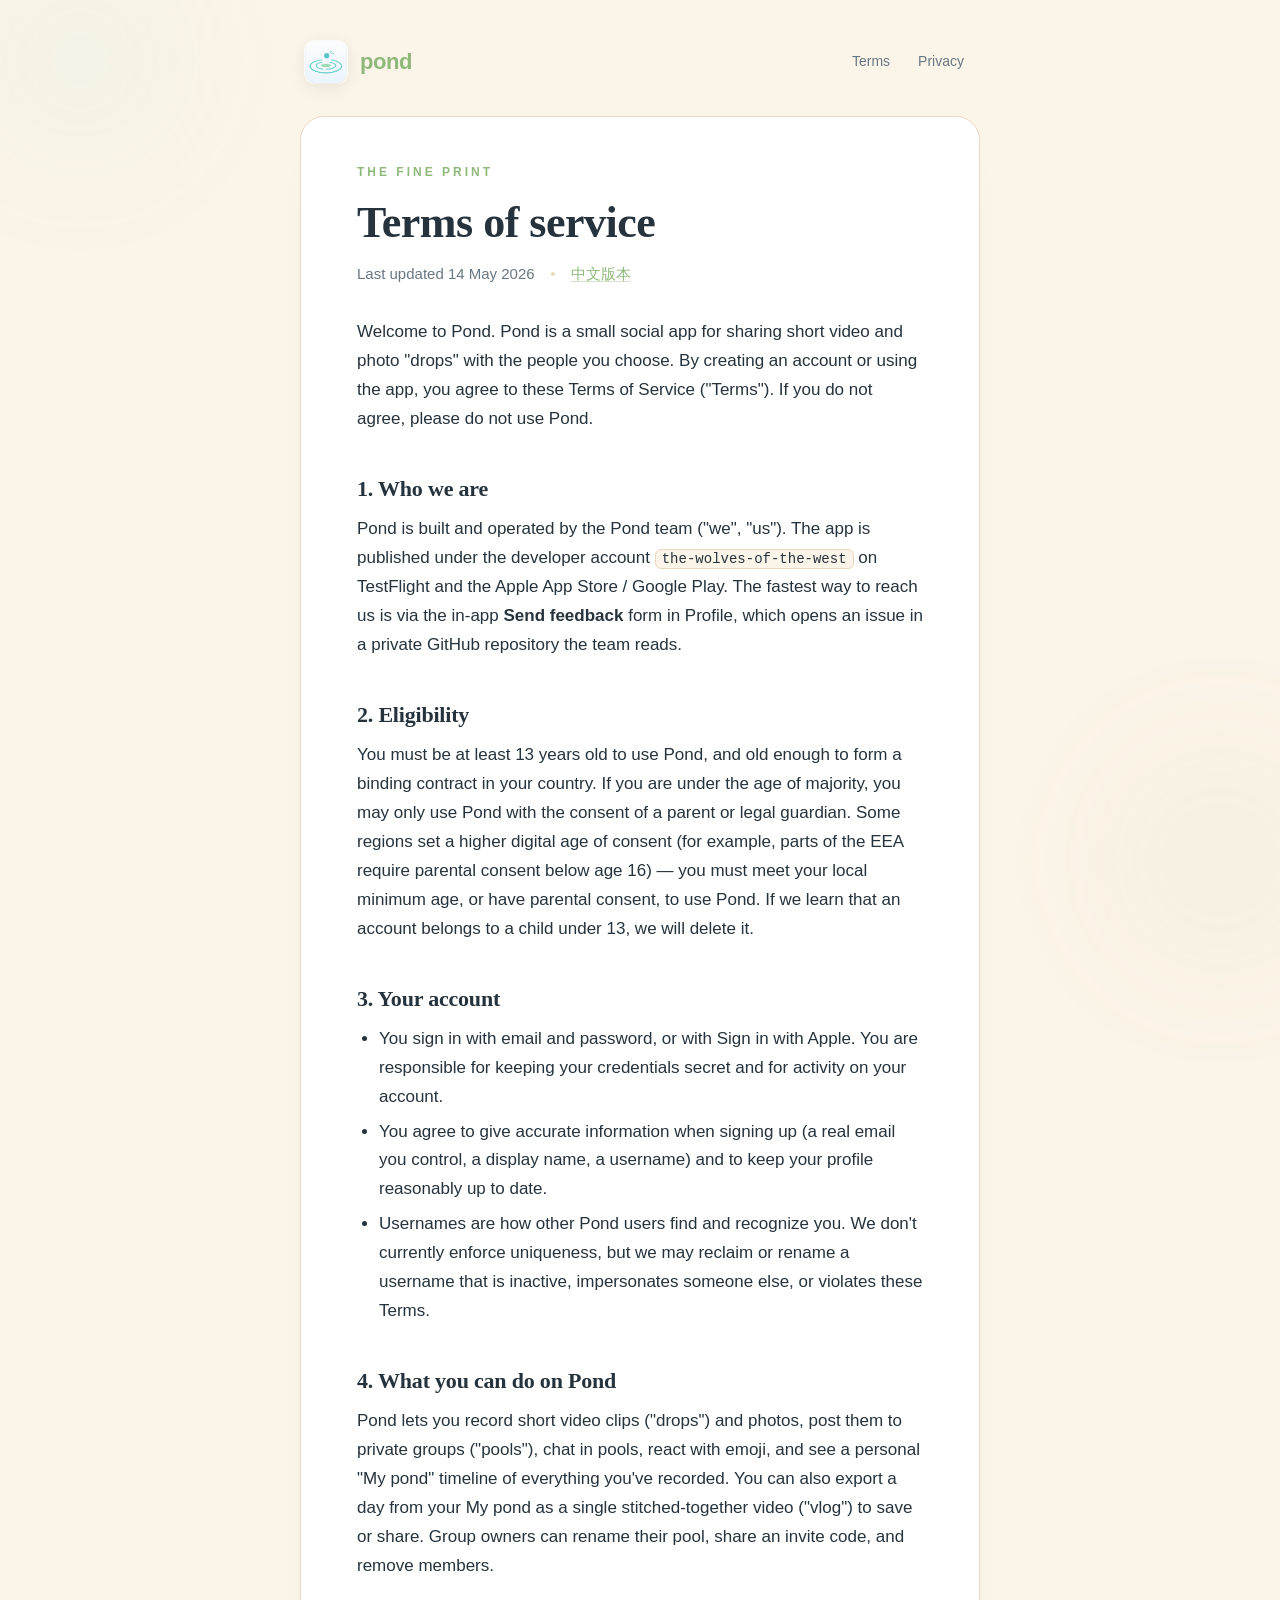
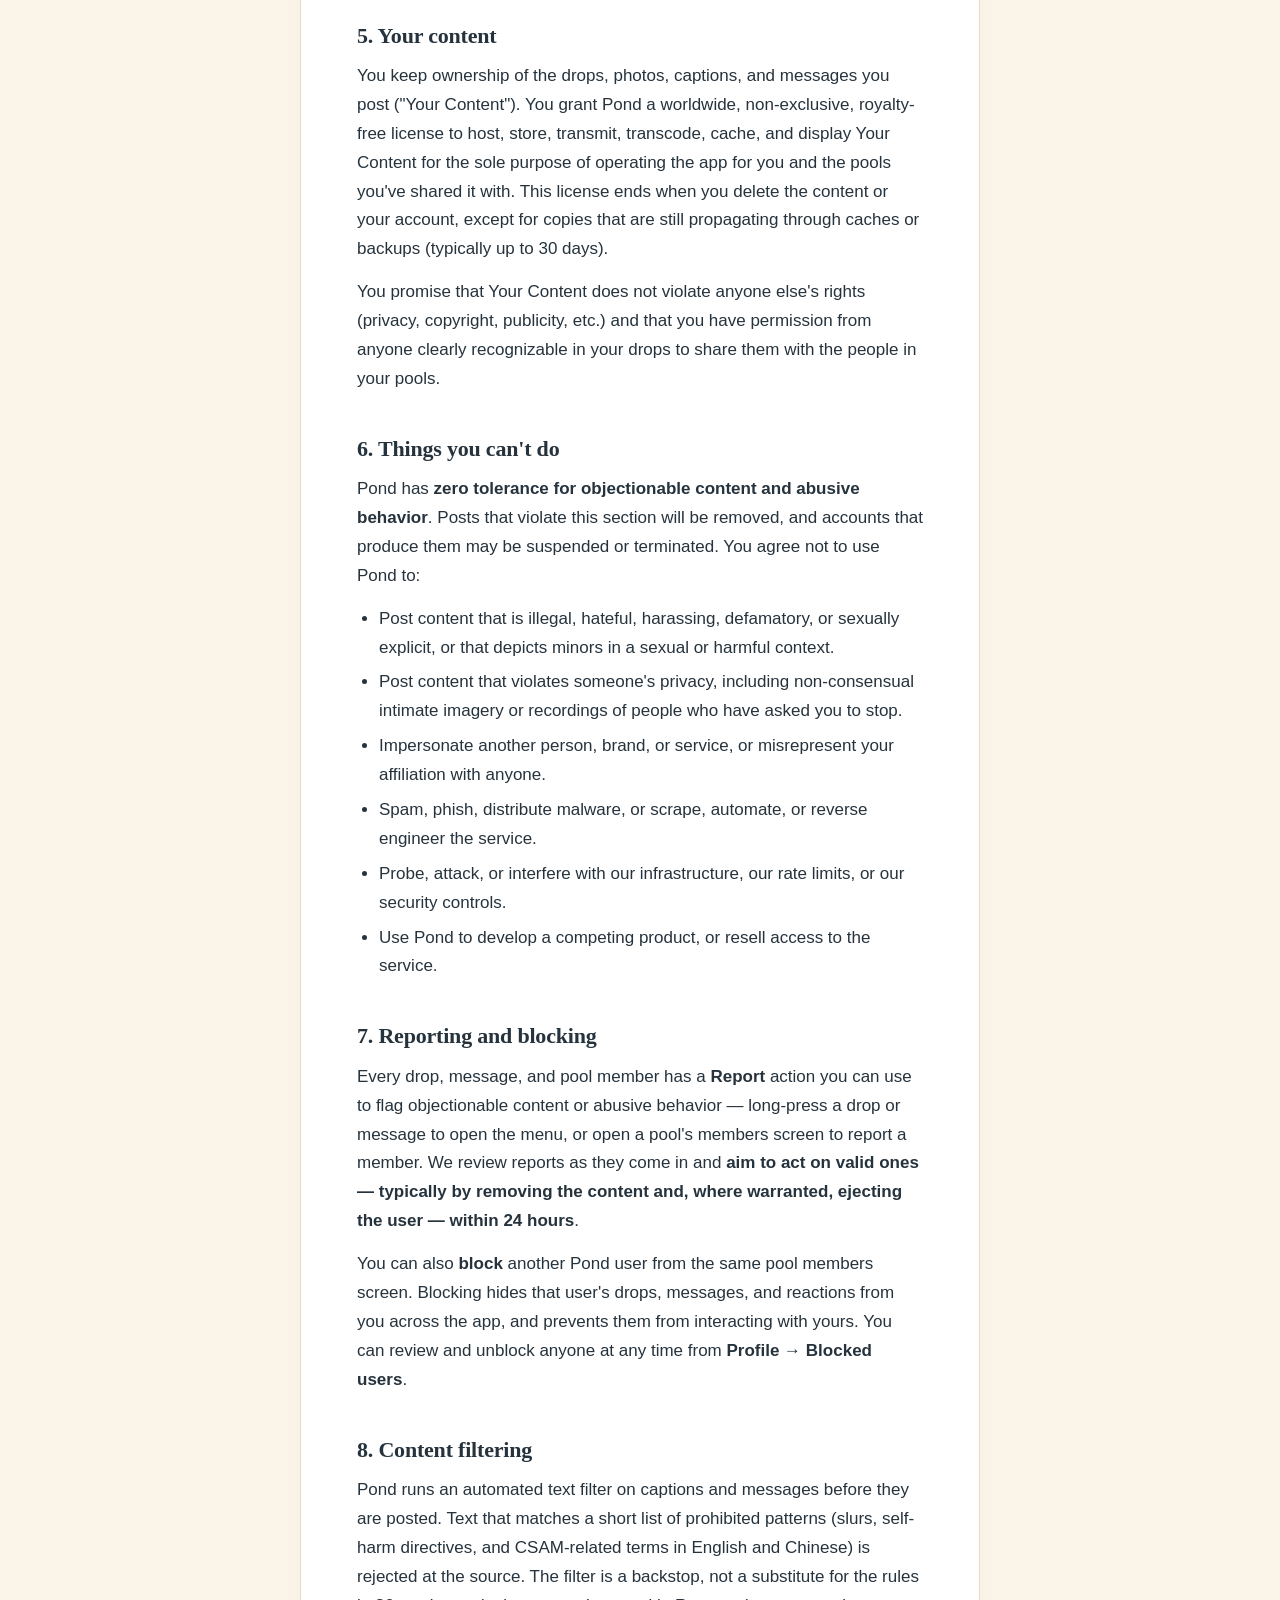
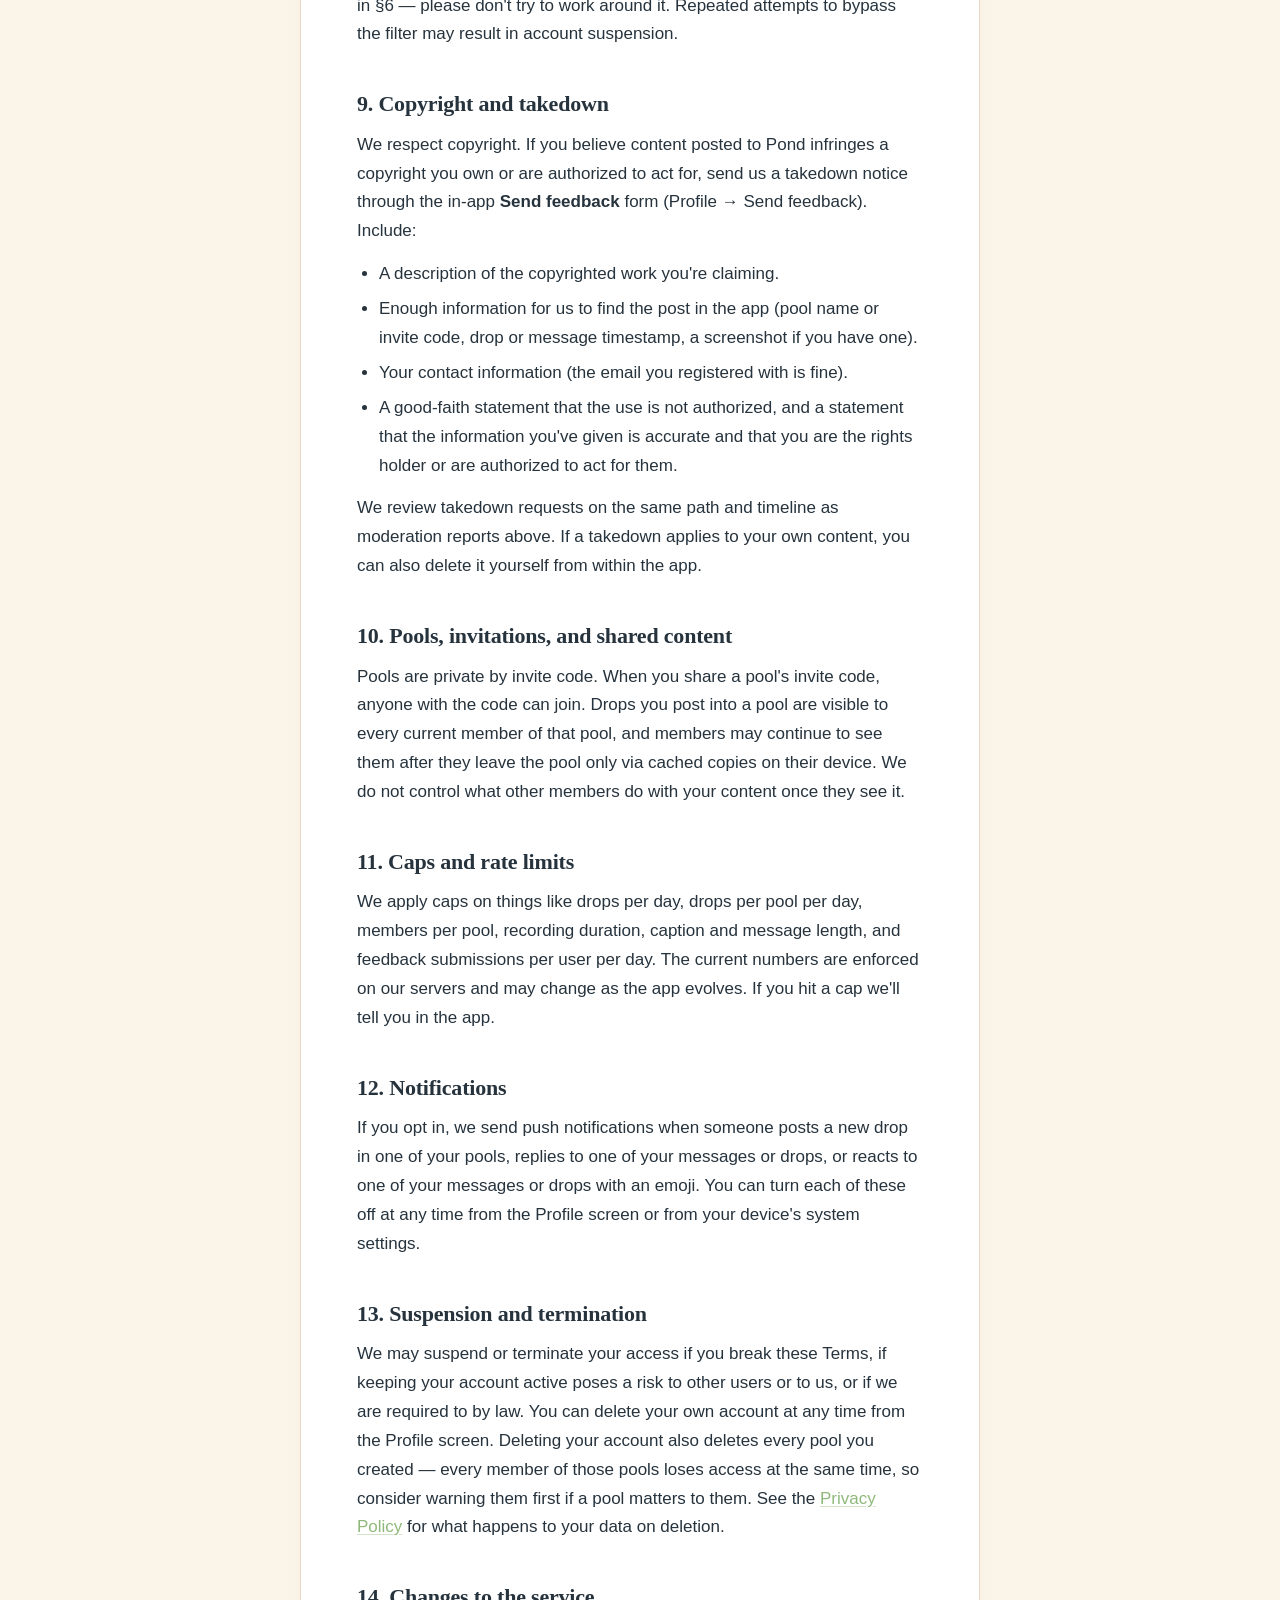
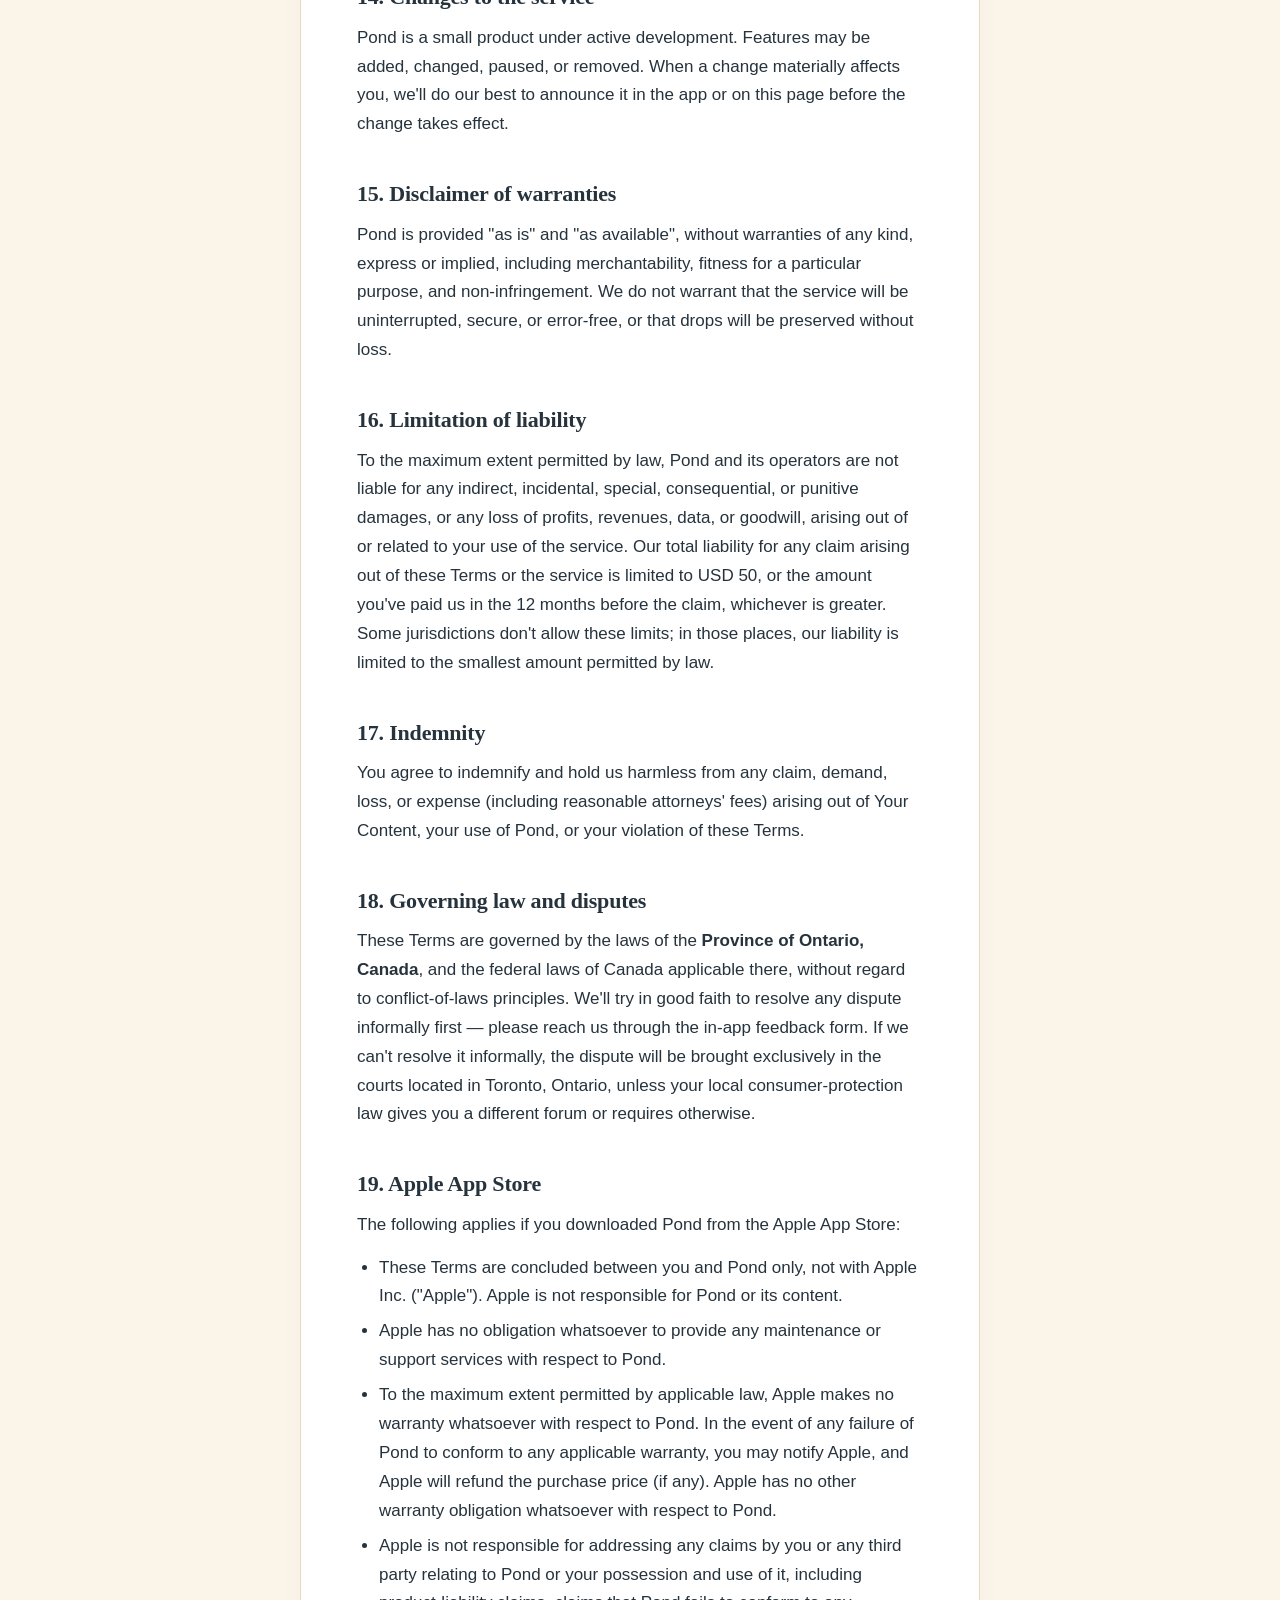
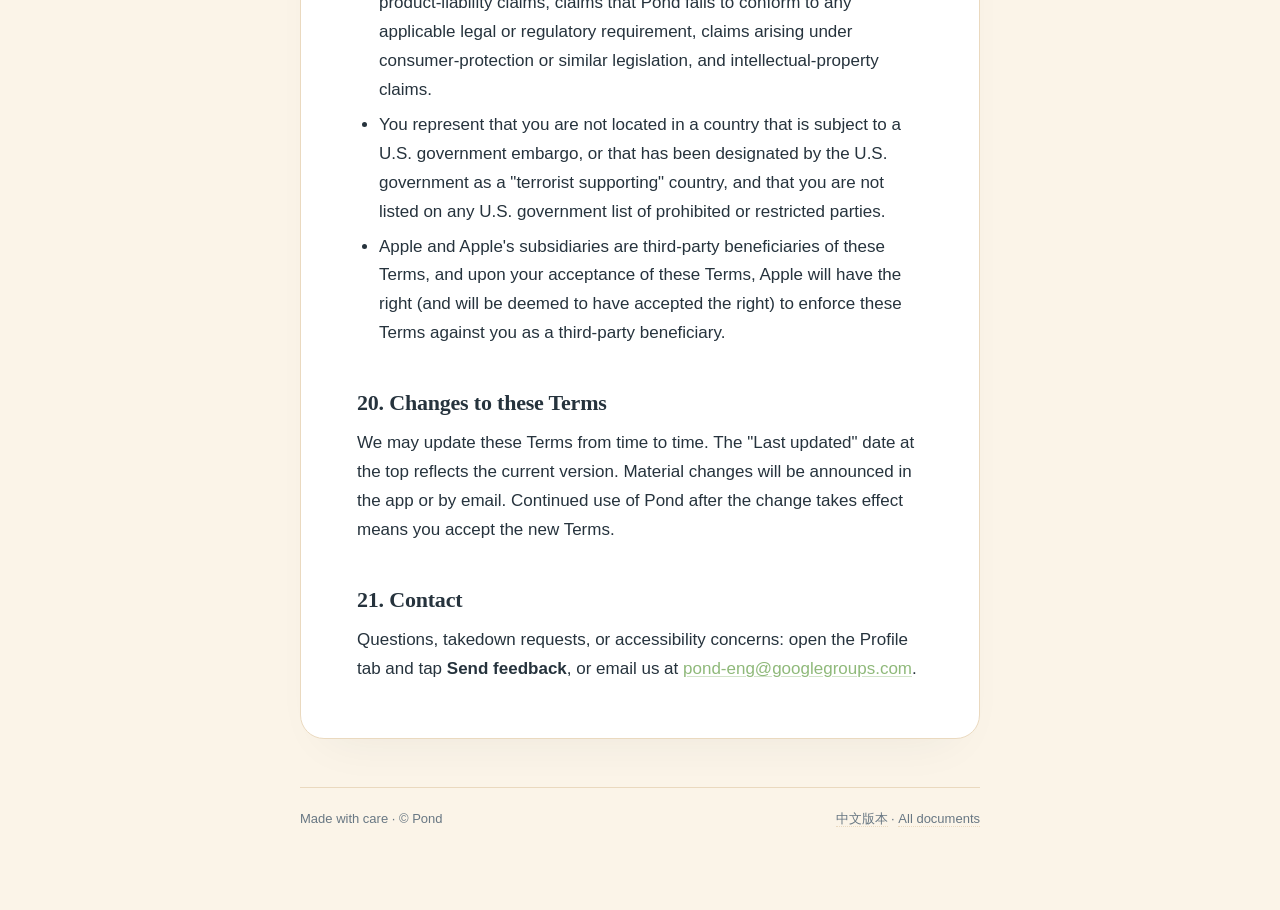
<file: docs/terms.html>
<!doctype html>
<html lang="en">
  <head>
    <meta charset="utf-8" />
    <meta name="viewport" content="width=device-width, initial-scale=1" />
    <title>Terms of service · Pond</title>
    <meta
      name="description"
      content="Pond's terms of service — how to use the app and what you agree to."
    />
    <link rel="icon" type="image/png" href="./icon.png" />
    <link rel="apple-touch-icon" href="./icon.png" />
    <meta name="theme-color" content="#fbf4e8" />
    <link rel="stylesheet" href="./style.css" />
  </head>
  <body>
    <main>
      <header>
        <a class="brand" href="./" aria-label="Pond home">
          <img src="./icon.png" alt="" />
          <span class="wordmark">pond</span>
        </a>
        <nav>
          <a href="./terms.html">Terms</a>
          <a href="./privacy.html">Privacy</a>
        </nav>
      </header>

      <article>
      <p class="kicker">The fine print</p>
      <h1>Terms of service</h1>
      <p class="subtitle">
        <span>Last updated 14 May 2026</span>
        <span class="dot" aria-hidden="true"></span>
        <span class="lang-switch"><a href="./terms.zh.html">中文版本</a></span>
      </p>

      <p>
        Welcome to Pond. Pond is a small social app for sharing short video and
        photo "drops" with the people you choose. By creating an account or
        using the app, you agree to these Terms of Service ("Terms"). If you do
        not agree, please do not use Pond.
      </p>

      <h2>1. Who we are</h2>
      <p>
        Pond is built and operated by the Pond team ("we", "us"). The app is
        published under the developer account
        <code>the-wolves-of-the-west</code> on TestFlight and the Apple App
        Store / Google Play. The fastest way to reach us is via the in-app
        <strong>Send feedback</strong> form in Profile, which opens an issue
        in a private GitHub repository the team reads.
      </p>

      <h2>2. Eligibility</h2>
      <p>
        You must be at least 13 years old to use Pond, and old enough to form a
        binding contract in your country. If you are under the age of majority,
        you may only use Pond with the consent of a parent or legal guardian.
        Some regions set a higher digital age of consent (for example, parts
        of the EEA require parental consent below age 16) — you must meet your
        local minimum age, or have parental consent, to use Pond. If we learn
        that an account belongs to a child under 13, we will delete it.
      </p>

      <h2>3. Your account</h2>
      <ul>
        <li>
          You sign in with email and password, or with Sign in with Apple.
          You are responsible for keeping your credentials secret and for
          activity on your account.
        </li>
        <li>
          You agree to give accurate information when signing up (a real email
          you control, a display name, a username) and to keep your profile
          reasonably up to date.
        </li>
        <li>
          Usernames are how other Pond users find and recognize you. We don't
          currently enforce uniqueness, but we may reclaim or rename a
          username that is inactive, impersonates someone else, or violates
          these Terms.
        </li>
      </ul>

      <h2>4. What you can do on Pond</h2>
      <p>
        Pond lets you record short video clips ("drops") and photos, post them
        to private groups ("pools"), chat in pools, react with emoji, and see
        a personal "My pond" timeline of everything you've recorded. You can
        also export a day from your My pond as a single stitched-together
        video ("vlog") to save or share. Group owners can rename their pool,
        share an invite code, and remove members.
      </p>

      <h2>5. Your content</h2>
      <p>
        You keep ownership of the drops, photos, captions, and messages you
        post ("Your Content"). You grant Pond a worldwide, non-exclusive,
        royalty-free license to host, store, transmit, transcode, cache, and
        display Your Content for the sole purpose of operating the app for you
        and the pools you've shared it with. This license ends when you delete
        the content or your account, except for copies that are still
        propagating through caches or backups (typically up to 30 days).
      </p>
      <p>
        You promise that Your Content does not violate anyone else's rights
        (privacy, copyright, publicity, etc.) and that you have permission from
        anyone clearly recognizable in your drops to share them with the people
        in your pools.
      </p>

      <h2>6. Things you can't do</h2>
      <p>
        Pond has <strong>zero tolerance for objectionable content and
        abusive behavior</strong>. Posts that violate this section will be
        removed, and accounts that produce them may be suspended or
        terminated. You agree not to use Pond to:
      </p>
      <ul>
        <li>
          Post content that is illegal, hateful, harassing, defamatory, or
          sexually explicit, or that depicts minors in a sexual or harmful
          context.
        </li>
        <li>
          Post content that violates someone's privacy, including non-consensual
          intimate imagery or recordings of people who have asked you to stop.
        </li>
        <li>
          Impersonate another person, brand, or service, or misrepresent your
          affiliation with anyone.
        </li>
        <li>
          Spam, phish, distribute malware, or scrape, automate, or reverse
          engineer the service.
        </li>
        <li>
          Probe, attack, or interfere with our infrastructure, our rate limits,
          or our security controls.
        </li>
        <li>
          Use Pond to develop a competing product, or resell access to the
          service.
        </li>
      </ul>

      <h2>7. Reporting and blocking</h2>
      <p>
        Every drop, message, and pool member has a <strong>Report</strong>
        action you can use to flag objectionable content or abusive behavior
        — long-press a drop or message to open the menu, or open a pool's
        members screen to report a member. We review reports as they come in
        and <strong>aim to act on valid ones — typically by removing the
        content and, where warranted, ejecting the user — within 24
        hours</strong>.
      </p>
      <p>
        You can also <strong>block</strong> another Pond user from the same
        pool members screen. Blocking hides that user's drops, messages, and
        reactions from you across the app, and prevents them from
        interacting with yours. You can review and unblock anyone at any
        time from <strong>Profile → Blocked users</strong>.
      </p>

      <h2>8. Content filtering</h2>
      <p>
        Pond runs an automated text filter on captions and messages before
        they are posted. Text that matches a short list of prohibited
        patterns (slurs, self-harm directives, and CSAM-related terms in
        English and Chinese) is rejected at the source. The filter is a
        backstop, not a substitute for the rules in §6 — please don't try
        to work around it. Repeated attempts to bypass the filter may
        result in account suspension.
      </p>

      <h2>9. Copyright and takedown</h2>
      <p>
        We respect copyright. If you believe content posted to Pond infringes
        a copyright you own or are authorized to act for, send us a
        takedown notice through the in-app <strong>Send feedback</strong>
        form (Profile → Send feedback). Include:
      </p>
      <ul>
        <li>A description of the copyrighted work you're claiming.</li>
        <li>
          Enough information for us to find the post in the app (pool name
          or invite code, drop or message timestamp, a screenshot if you
          have one).
        </li>
        <li>
          Your contact information (the email you registered with is fine).
        </li>
        <li>
          A good-faith statement that the use is not authorized, and a
          statement that the information you've given is accurate and that
          you are the rights holder or are authorized to act for them.
        </li>
      </ul>
      <p>
        We review takedown requests on the same path and timeline as
        moderation reports above. If a takedown applies to your own content,
        you can also delete it yourself from within the app.
      </p>

      <h2>10. Pools, invitations, and shared content</h2>
      <p>
        Pools are private by invite code. When you share a pool's invite code,
        anyone with the code can join. Drops you post into a pool are visible
        to every current member of that pool, and members may continue to see
        them after they leave the pool only via cached copies on their device.
        We do not control what other members do with your content once they
        see it.
      </p>

      <h2>11. Caps and rate limits</h2>
      <p>
        We apply caps on things like drops per day, drops per pool per day,
        members per pool, recording duration, caption and message length, and
        feedback submissions per user per day. The current numbers are enforced
        on our servers and may change as the app evolves. If you hit a cap
        we'll tell you in the app.
      </p>

      <h2>12. Notifications</h2>
      <p>
        If you opt in, we send push notifications when someone posts a new
        drop in one of your pools, replies to one of your messages or drops,
        or reacts to one of your messages or drops with an emoji. You can
        turn each of these off at any time from the Profile screen or from
        your device's system settings.
      </p>

      <h2>13. Suspension and termination</h2>
      <p>
        We may suspend or terminate your access if you break these Terms, if
        keeping your account active poses a risk to other users or to us, or
        if we are required to by law. You can delete your own account at any
        time from the Profile screen. Deleting your account also deletes
        every pool you created — every member of those pools loses access at
        the same time, so consider warning them first if a pool matters to
        them. See the
        <a href="./privacy.html#account-deletion">Privacy Policy</a> for what
        happens to your data on deletion.
      </p>

      <h2>14. Changes to the service</h2>
      <p>
        Pond is a small product under active development. Features may be
        added, changed, paused, or removed. When a change materially affects
        you, we'll do our best to announce it in the app or on this page
        before the change takes effect.
      </p>

      <h2>15. Disclaimer of warranties</h2>
      <p>
        Pond is provided "as is" and "as available", without warranties of any
        kind, express or implied, including merchantability, fitness for a
        particular purpose, and non-infringement. We do not warrant that the
        service will be uninterrupted, secure, or error-free, or that drops
        will be preserved without loss.
      </p>

      <h2>16. Limitation of liability</h2>
      <p>
        To the maximum extent permitted by law, Pond and its operators are not
        liable for any indirect, incidental, special, consequential, or
        punitive damages, or any loss of profits, revenues, data, or goodwill,
        arising out of or related to your use of the service. Our total
        liability for any claim arising out of these Terms or the service is
        limited to USD 50, or the amount you've paid us in the 12 months
        before the claim, whichever is greater. Some jurisdictions don't allow
        these limits; in those places, our liability is limited to the
        smallest amount permitted by law.
      </p>

      <h2>17. Indemnity</h2>
      <p>
        You agree to indemnify and hold us harmless from any claim, demand,
        loss, or expense (including reasonable attorneys' fees) arising out of
        Your Content, your use of Pond, or your violation of these Terms.
      </p>

      <h2>18. Governing law and disputes</h2>
      <p>
        These Terms are governed by the laws of the
        <strong>Province of Ontario, Canada</strong>, and the federal laws
        of Canada applicable there, without regard to conflict-of-laws
        principles. We'll try in good faith to resolve any dispute informally
        first — please reach us through the in-app feedback form. If we can't
        resolve it informally, the dispute will be brought exclusively in the
        courts located in Toronto, Ontario, unless your local
        consumer-protection law gives you a different forum or requires
        otherwise.
      </p>

      <h2>19. Apple App Store</h2>
      <p>
        The following applies if you downloaded Pond from the Apple App Store:
      </p>
      <ul>
        <li>
          These Terms are concluded between you and Pond only, not with
          Apple Inc. ("Apple"). Apple is not responsible for Pond or its
          content.
        </li>
        <li>
          Apple has no obligation whatsoever to provide any maintenance or
          support services with respect to Pond.
        </li>
        <li>
          To the maximum extent permitted by applicable law, Apple makes no
          warranty whatsoever with respect to Pond. In the event of any
          failure of Pond to conform to any applicable warranty, you may
          notify Apple, and Apple will refund the purchase price (if any).
          Apple has no other warranty obligation whatsoever with respect to
          Pond.
        </li>
        <li>
          Apple is not responsible for addressing any claims by you or any
          third party relating to Pond or your possession and use of it,
          including product-liability claims, claims that Pond fails to
          conform to any applicable legal or regulatory requirement, claims
          arising under consumer-protection or similar legislation, and
          intellectual-property claims.
        </li>
        <li>
          You represent that you are not located in a country that is
          subject to a U.S. government embargo, or that has been designated
          by the U.S. government as a "terrorist supporting" country, and
          that you are not listed on any U.S. government list of prohibited
          or restricted parties.
        </li>
        <li>
          Apple and Apple's subsidiaries are third-party beneficiaries of
          these Terms, and upon your acceptance of these Terms, Apple will
          have the right (and will be deemed to have accepted the right) to
          enforce these Terms against you as a third-party beneficiary.
        </li>
      </ul>

      <h2>20. Changes to these Terms</h2>
      <p>
        We may update these Terms from time to time. The "Last updated" date
        at the top reflects the current version. Material changes will be
        announced in the app or by email. Continued use of Pond after the
        change takes effect means you accept the new Terms.
      </p>

      <h2>21. Contact</h2>
      <p>
        Questions, takedown requests, or accessibility concerns: open the
        Profile tab and tap <strong>Send feedback</strong>, or email us at
        <a href="mailto:pond-eng@googlegroups.com">pond-eng@googlegroups.com</a>.
      </p>

      </article>

      <footer>
        <span>Made with care · © Pond</span>
        <span class="lang-switch"
          ><a href="./terms.zh.html">中文版本</a> · <a href="./">All documents</a></span
        >
      </footer>
    </main>
  </body>
</html>
</file>
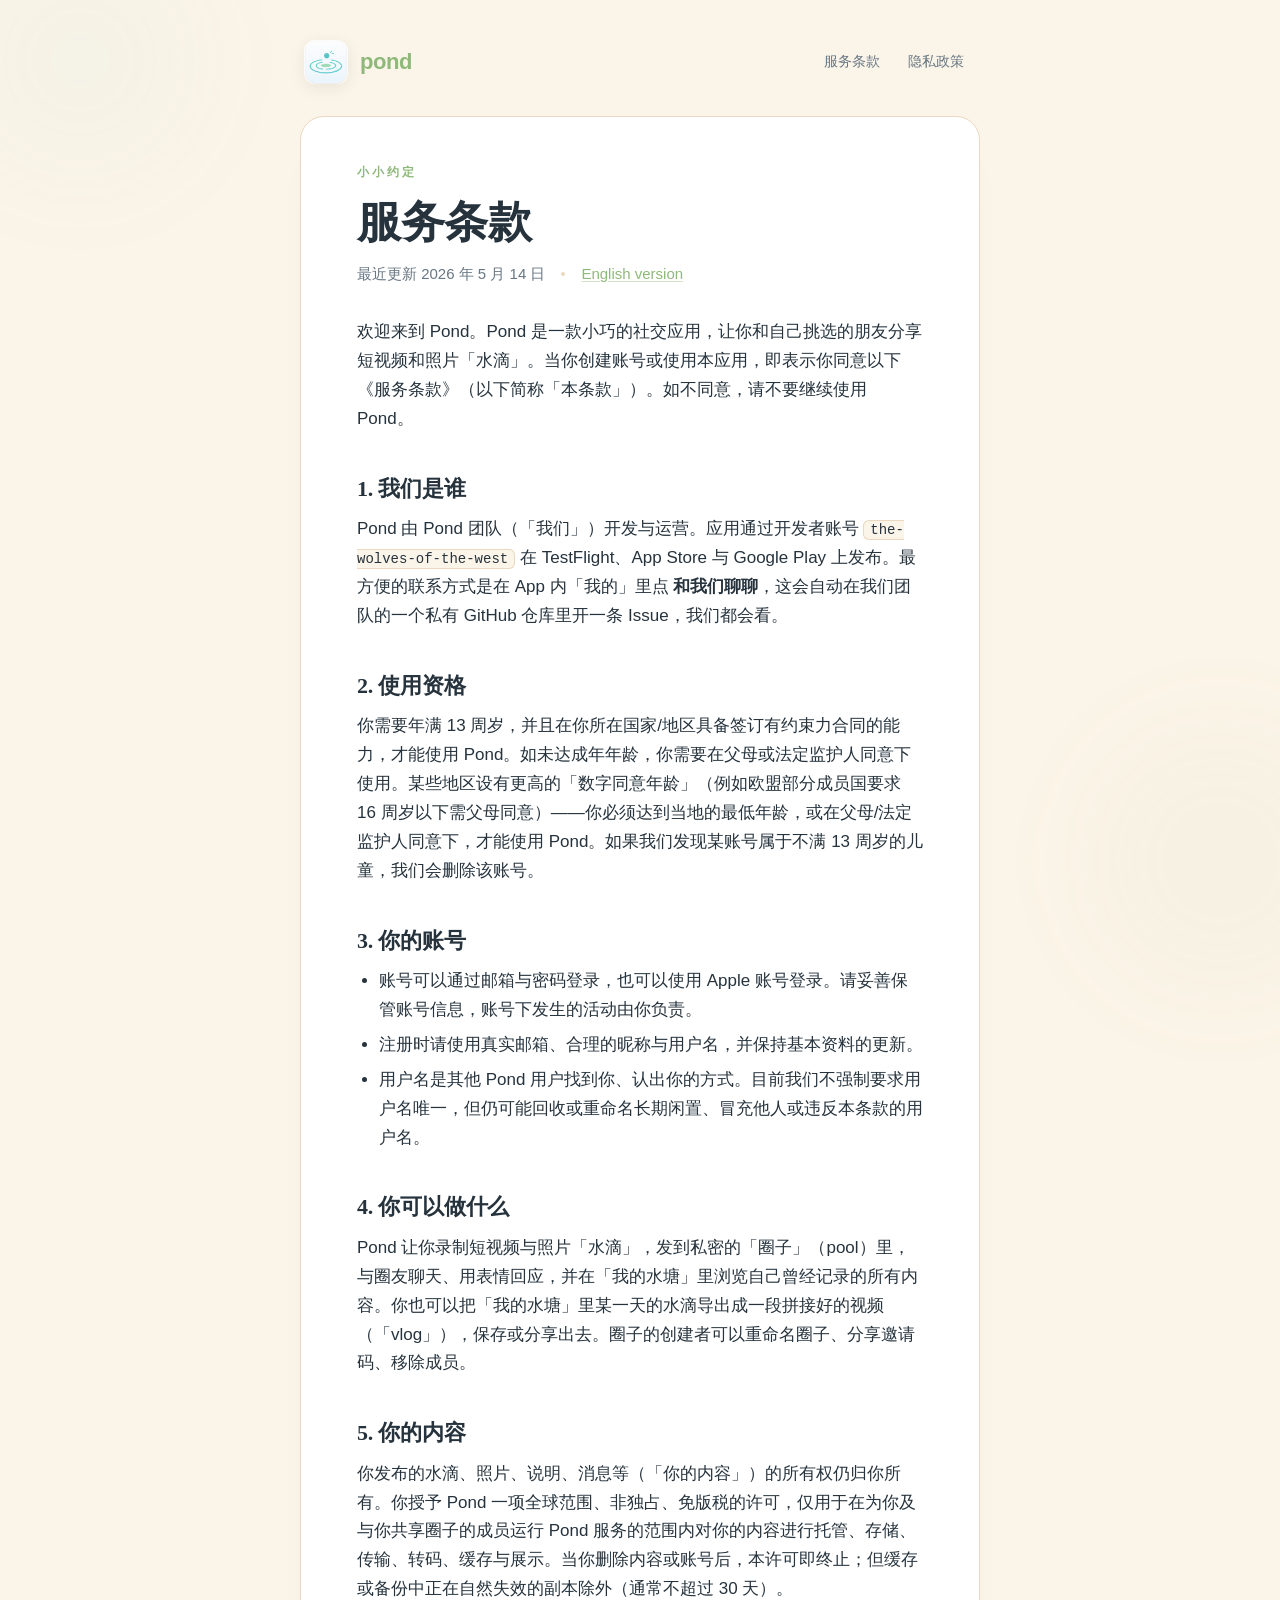
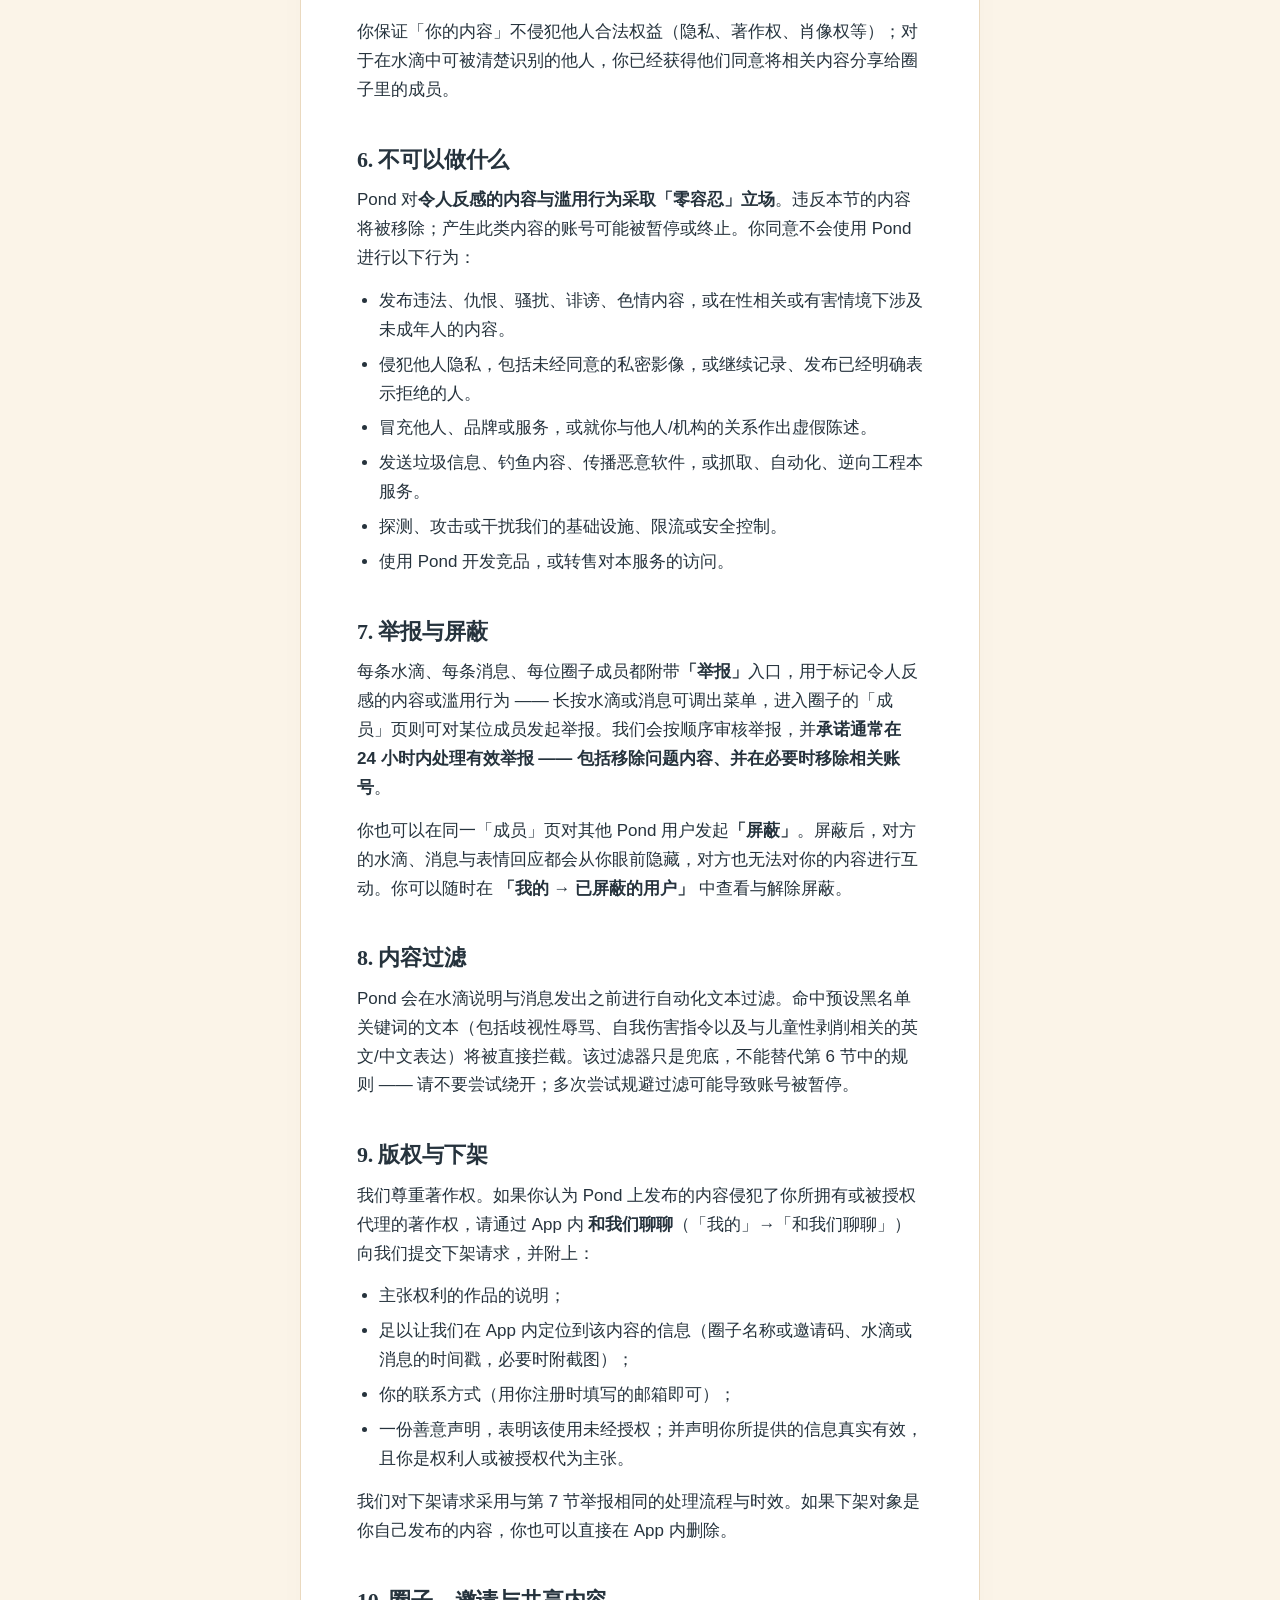
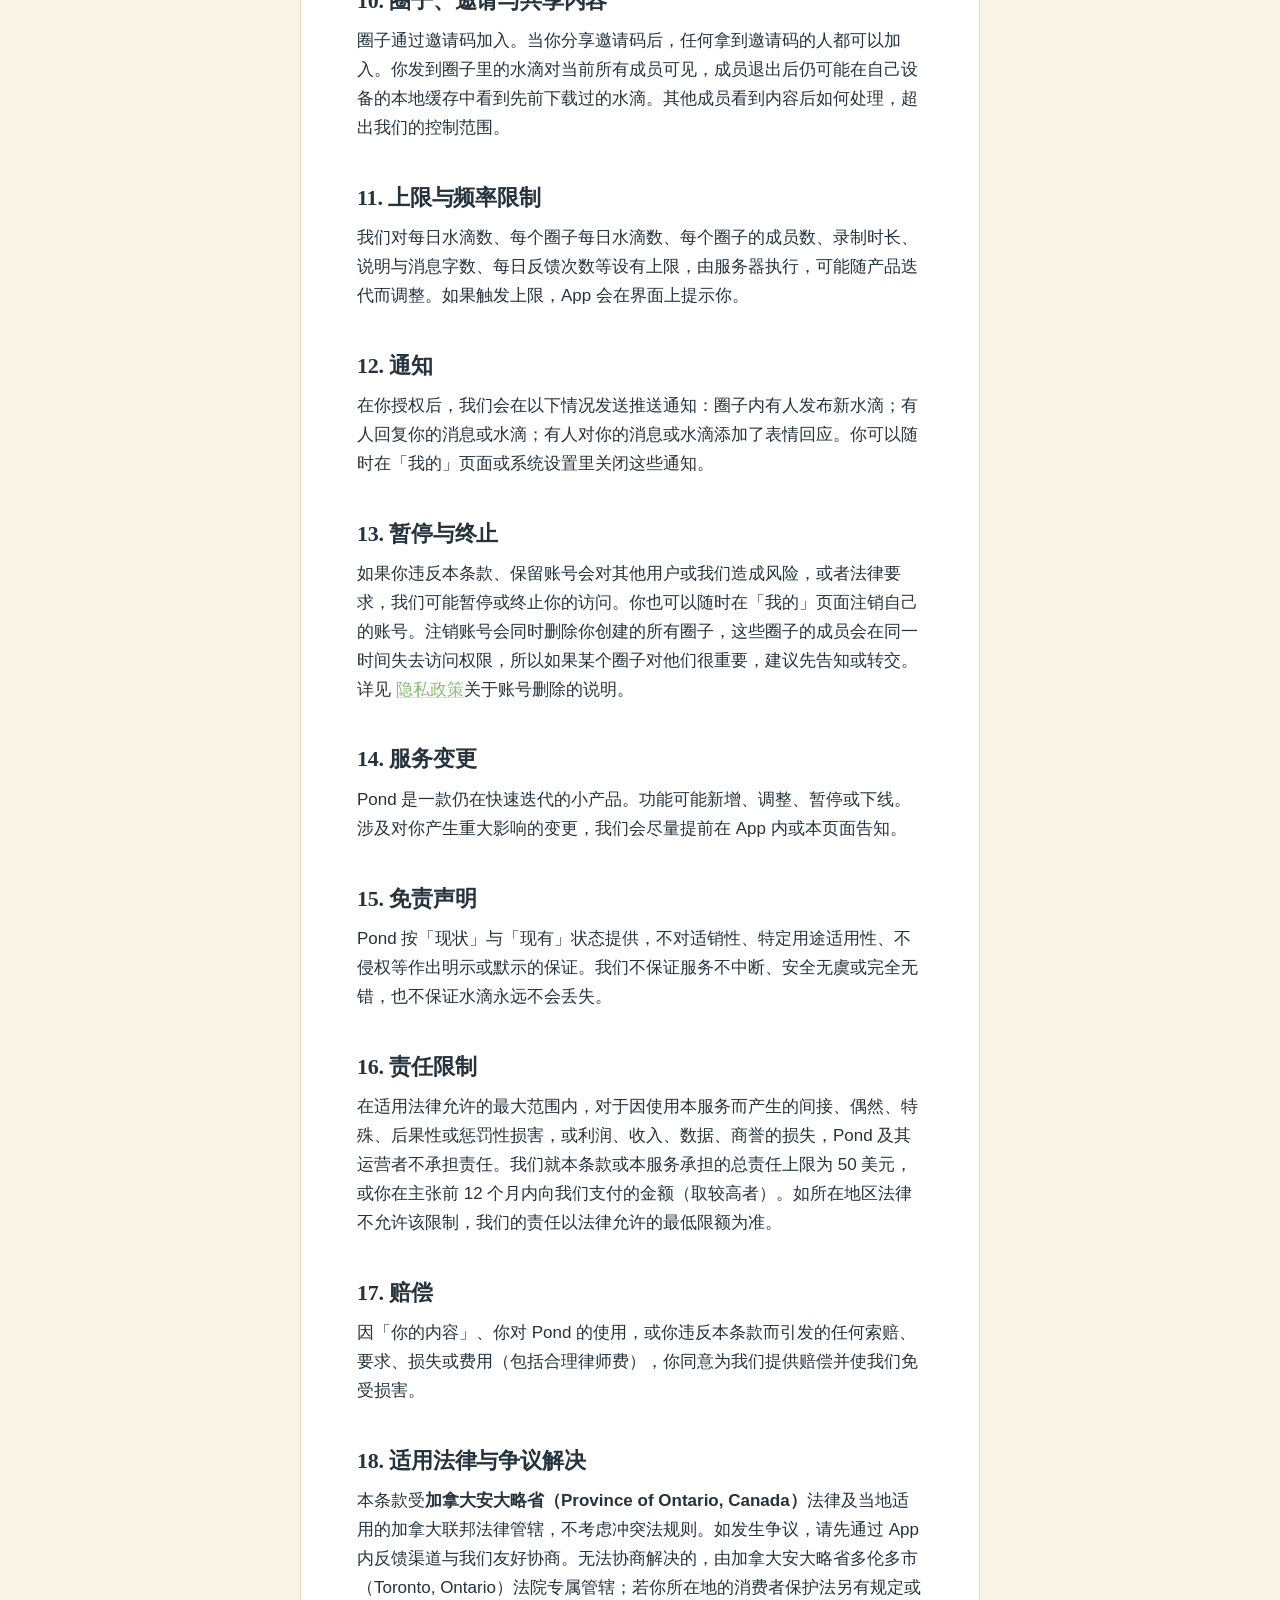
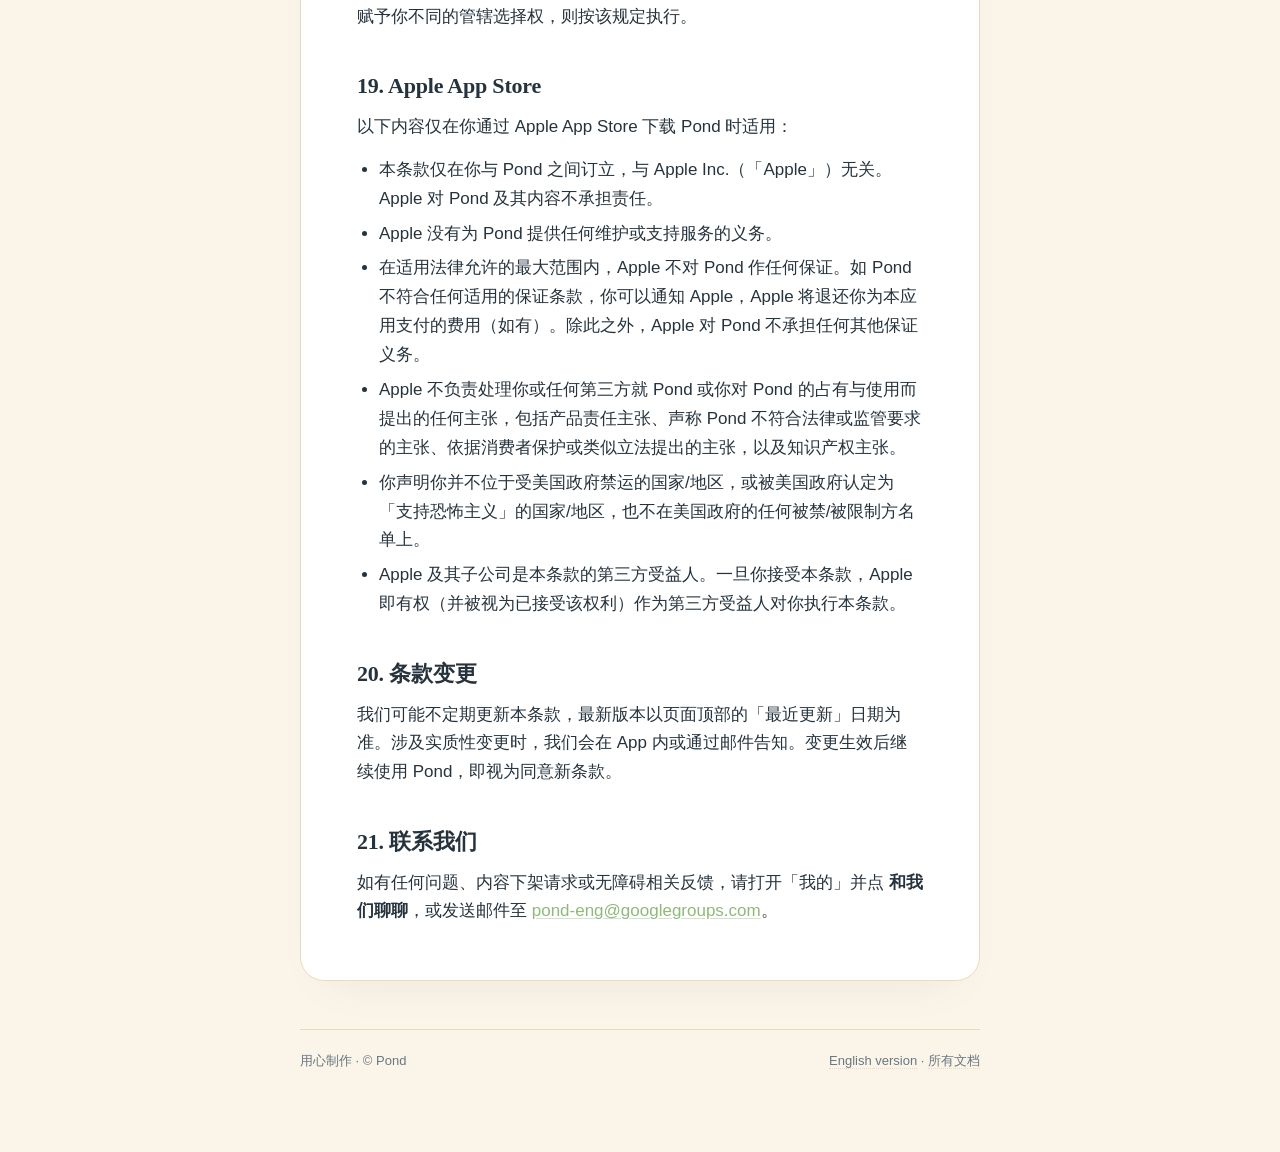
<file: docs/terms.zh.html>
<!doctype html>
<html lang="zh">
  <head>
    <meta charset="utf-8" />
    <meta name="viewport" content="width=device-width, initial-scale=1" />
    <title>服务条款 · Pond</title>
    <meta
      name="description"
      content="Pond 的服务条款 —— 在这片小水塘里，请这样和大家相处。"
    />
    <link rel="icon" type="image/png" href="./icon.png" />
    <link rel="apple-touch-icon" href="./icon.png" />
    <meta name="theme-color" content="#fbf4e8" />
    <link rel="stylesheet" href="./style.css" />
  </head>
  <body>
    <main>
      <header>
        <a class="brand" href="./" aria-label="Pond 首页">
          <img src="./icon.png" alt="" />
          <span class="wordmark">pond</span>
        </a>
        <nav>
          <a href="./terms.zh.html">服务条款</a>
          <a href="./privacy.zh.html">隐私政策</a>
        </nav>
      </header>

      <article>
      <p class="kicker">小小约定</p>
      <h1>服务条款</h1>
      <p class="subtitle">
        <span>最近更新 2026 年 5 月 14 日</span>
        <span class="dot" aria-hidden="true"></span>
        <span class="lang-switch"><a href="./terms.html">English version</a></span>
      </p>

      <p>
        欢迎来到 Pond。Pond 是一款小巧的社交应用，让你和自己挑选的朋友分享短视频和照片「水滴」。当你创建账号或使用本应用，即表示你同意以下《服务条款》（以下简称「本条款」）。如不同意，请不要继续使用 Pond。
      </p>

      <h2>1. 我们是谁</h2>
      <p>
        Pond 由 Pond 团队（「我们」）开发与运营。应用通过开发者账号
        <code>the-wolves-of-the-west</code> 在 TestFlight、App Store 与 Google Play 上发布。最方便的联系方式是在 App 内「我的」里点 <strong>和我们聊聊</strong>，这会自动在我们团队的一个私有 GitHub 仓库里开一条 Issue，我们都会看。
      </p>

      <h2>2. 使用资格</h2>
      <p>
        你需要年满 13 周岁，并且在你所在国家/地区具备签订有约束力合同的能力，才能使用 Pond。如未达成年年龄，你需要在父母或法定监护人同意下使用。某些地区设有更高的「数字同意年龄」（例如欧盟部分成员国要求 16 周岁以下需父母同意）——你必须达到当地的最低年龄，或在父母/法定监护人同意下，才能使用 Pond。如果我们发现某账号属于不满 13 周岁的儿童，我们会删除该账号。
      </p>

      <h2>3. 你的账号</h2>
      <ul>
        <li>账号可以通过邮箱与密码登录，也可以使用 Apple 账号登录。请妥善保管账号信息，账号下发生的活动由你负责。</li>
        <li>注册时请使用真实邮箱、合理的昵称与用户名，并保持基本资料的更新。</li>
        <li>用户名是其他 Pond 用户找到你、认出你的方式。目前我们不强制要求用户名唯一，但仍可能回收或重命名长期闲置、冒充他人或违反本条款的用户名。</li>
      </ul>

      <h2>4. 你可以做什么</h2>
      <p>
        Pond 让你录制短视频与照片「水滴」，发到私密的「圈子」（pool）里，与圈友聊天、用表情回应，并在「我的水塘」里浏览自己曾经记录的所有内容。你也可以把「我的水塘」里某一天的水滴导出成一段拼接好的视频（「vlog」），保存或分享出去。圈子的创建者可以重命名圈子、分享邀请码、移除成员。
      </p>

      <h2>5. 你的内容</h2>
      <p>
        你发布的水滴、照片、说明、消息等（「你的内容」）的所有权仍归你所有。你授予 Pond 一项全球范围、非独占、免版税的许可，仅用于在为你及与你共享圈子的成员运行 Pond 服务的范围内对你的内容进行托管、存储、传输、转码、缓存与展示。当你删除内容或账号后，本许可即终止；但缓存或备份中正在自然失效的副本除外（通常不超过 30 天）。
      </p>
      <p>
        你保证「你的内容」不侵犯他人合法权益（隐私、著作权、肖像权等）；对于在水滴中可被清楚识别的他人，你已经获得他们同意将相关内容分享给圈子里的成员。
      </p>

      <h2>6. 不可以做什么</h2>
      <p>
        Pond 对<strong>令人反感的内容与滥用行为采取「零容忍」立场</strong>。违反本节的内容将被移除；产生此类内容的账号可能被暂停或终止。你同意不会使用 Pond 进行以下行为：
      </p>
      <ul>
        <li>发布违法、仇恨、骚扰、诽谤、色情内容，或在性相关或有害情境下涉及未成年人的内容。</li>
        <li>侵犯他人隐私，包括未经同意的私密影像，或继续记录、发布已经明确表示拒绝的人。</li>
        <li>冒充他人、品牌或服务，或就你与他人/机构的关系作出虚假陈述。</li>
        <li>发送垃圾信息、钓鱼内容、传播恶意软件，或抓取、自动化、逆向工程本服务。</li>
        <li>探测、攻击或干扰我们的基础设施、限流或安全控制。</li>
        <li>使用 Pond 开发竞品，或转售对本服务的访问。</li>
      </ul>

      <h2>7. 举报与屏蔽</h2>
      <p>
        每条水滴、每条消息、每位圈子成员都附带<strong>「举报」</strong>入口，用于标记令人反感的内容或滥用行为 —— 长按水滴或消息可调出菜单，进入圈子的「成员」页则可对某位成员发起举报。我们会按顺序审核举报，并<strong>承诺通常在 24 小时内处理有效举报 —— 包括移除问题内容、并在必要时移除相关账号</strong>。
      </p>
      <p>
        你也可以在同一「成员」页对其他 Pond 用户发起<strong>「屏蔽」</strong>。屏蔽后，对方的水滴、消息与表情回应都会从你眼前隐藏，对方也无法对你的内容进行互动。你可以随时在 <strong>「我的 → 已屏蔽的用户」</strong> 中查看与解除屏蔽。
      </p>

      <h2>8. 内容过滤</h2>
      <p>
        Pond 会在水滴说明与消息发出之前进行自动化文本过滤。命中预设黑名单关键词的文本（包括歧视性辱骂、自我伤害指令以及与儿童性剥削相关的英文/中文表达）将被直接拦截。该过滤器只是兜底，不能替代第 6 节中的规则 —— 请不要尝试绕开；多次尝试规避过滤可能导致账号被暂停。
      </p>

      <h2>9. 版权与下架</h2>
      <p>
        我们尊重著作权。如果你认为 Pond 上发布的内容侵犯了你所拥有或被授权代理的著作权，请通过 App 内 <strong>和我们聊聊</strong>（「我的」→「和我们聊聊」）向我们提交下架请求，并附上：
      </p>
      <ul>
        <li>主张权利的作品的说明；</li>
        <li>足以让我们在 App 内定位到该内容的信息（圈子名称或邀请码、水滴或消息的时间戳，必要时附截图）；</li>
        <li>你的联系方式（用你注册时填写的邮箱即可）；</li>
        <li>一份善意声明，表明该使用未经授权；并声明你所提供的信息真实有效，且你是权利人或被授权代为主张。</li>
      </ul>
      <p>
        我们对下架请求采用与第 7 节举报相同的处理流程与时效。如果下架对象是你自己发布的内容，你也可以直接在 App 内删除。
      </p>

      <h2>10. 圈子、邀请与共享内容</h2>
      <p>
        圈子通过邀请码加入。当你分享邀请码后，任何拿到邀请码的人都可以加入。你发到圈子里的水滴对当前所有成员可见，成员退出后仍可能在自己设备的本地缓存中看到先前下载过的水滴。其他成员看到内容后如何处理，超出我们的控制范围。
      </p>

      <h2>11. 上限与频率限制</h2>
      <p>
        我们对每日水滴数、每个圈子每日水滴数、每个圈子的成员数、录制时长、说明与消息字数、每日反馈次数等设有上限，由服务器执行，可能随产品迭代而调整。如果触发上限，App 会在界面上提示你。
      </p>

      <h2>12. 通知</h2>
      <p>
        在你授权后，我们会在以下情况发送推送通知：圈子内有人发布新水滴；有人回复你的消息或水滴；有人对你的消息或水滴添加了表情回应。你可以随时在「我的」页面或系统设置里关闭这些通知。
      </p>

      <h2>13. 暂停与终止</h2>
      <p>
        如果你违反本条款、保留账号会对其他用户或我们造成风险，或者法律要求，我们可能暂停或终止你的访问。你也可以随时在「我的」页面注销自己的账号。注销账号会同时删除你创建的所有圈子，这些圈子的成员会在同一时间失去访问权限，所以如果某个圈子对他们很重要，建议先告知或转交。详见
        <a href="./privacy.zh.html#account-deletion">隐私政策</a>关于账号删除的说明。
      </p>

      <h2>14. 服务变更</h2>
      <p>
        Pond 是一款仍在快速迭代的小产品。功能可能新增、调整、暂停或下线。涉及对你产生重大影响的变更，我们会尽量提前在 App 内或本页面告知。
      </p>

      <h2>15. 免责声明</h2>
      <p>
        Pond 按「现状」与「现有」状态提供，不对适销性、特定用途适用性、不侵权等作出明示或默示的保证。我们不保证服务不中断、安全无虞或完全无错，也不保证水滴永远不会丢失。
      </p>

      <h2>16. 责任限制</h2>
      <p>
        在适用法律允许的最大范围内，对于因使用本服务而产生的间接、偶然、特殊、后果性或惩罚性损害，或利润、收入、数据、商誉的损失，Pond 及其运营者不承担责任。我们就本条款或本服务承担的总责任上限为 50 美元，或你在主张前 12 个月内向我们支付的金额（取较高者）。如所在地区法律不允许该限制，我们的责任以法律允许的最低限额为准。
      </p>

      <h2>17. 赔偿</h2>
      <p>
        因「你的内容」、你对 Pond 的使用，或你违反本条款而引发的任何索赔、要求、损失或费用（包括合理律师费），你同意为我们提供赔偿并使我们免受损害。
      </p>

      <h2>18. 适用法律与争议解决</h2>
      <p>
        本条款受<strong>加拿大安大略省（Province of Ontario, Canada）</strong>法律及当地适用的加拿大联邦法律管辖，不考虑冲突法规则。如发生争议，请先通过 App 内反馈渠道与我们友好协商。无法协商解决的，由加拿大安大略省多伦多市（Toronto, Ontario）法院专属管辖；若你所在地的消费者保护法另有规定或赋予你不同的管辖选择权，则按该规定执行。
      </p>

      <h2>19. Apple App Store</h2>
      <p>以下内容仅在你通过 Apple App Store 下载 Pond 时适用：</p>
      <ul>
        <li>本条款仅在你与 Pond 之间订立，与 Apple Inc.（「Apple」）无关。Apple 对 Pond 及其内容不承担责任。</li>
        <li>Apple 没有为 Pond 提供任何维护或支持服务的义务。</li>
        <li>在适用法律允许的最大范围内，Apple 不对 Pond 作任何保证。如 Pond 不符合任何适用的保证条款，你可以通知 Apple，Apple 将退还你为本应用支付的费用（如有）。除此之外，Apple 对 Pond 不承担任何其他保证义务。</li>
        <li>Apple 不负责处理你或任何第三方就 Pond 或你对 Pond 的占有与使用而提出的任何主张，包括产品责任主张、声称 Pond 不符合法律或监管要求的主张、依据消费者保护或类似立法提出的主张，以及知识产权主张。</li>
        <li>你声明你并不位于受美国政府禁运的国家/地区，或被美国政府认定为「支持恐怖主义」的国家/地区，也不在美国政府的任何被禁/被限制方名单上。</li>
        <li>Apple 及其子公司是本条款的第三方受益人。一旦你接受本条款，Apple 即有权（并被视为已接受该权利）作为第三方受益人对你执行本条款。</li>
      </ul>

      <h2>20. 条款变更</h2>
      <p>
        我们可能不定期更新本条款，最新版本以页面顶部的「最近更新」日期为准。涉及实质性变更时，我们会在 App 内或通过邮件告知。变更生效后继续使用 Pond，即视为同意新条款。
      </p>

      <h2>21. 联系我们</h2>
      <p>
        如有任何问题、内容下架请求或无障碍相关反馈，请打开「我的」并点 <strong>和我们聊聊</strong>，或发送邮件至
        <a href="mailto:pond-eng@googlegroups.com">pond-eng@googlegroups.com</a>。
      </p>

      </article>

      <footer>
        <span>用心制作 · © Pond</span>
        <span class="lang-switch"
          ><a href="./terms.html">English version</a> · <a href="./">所有文档</a></span
        >
      </footer>
    </main>
  </body>
</html>
</file>
<file: docs/style.css>
/* Pond legal pages — warm, on-brand styling.
   Brand tokens mirror constants/theme.ts (lightPalette) plus the splash
   cream from app.json. Serif headings + cream background to feel less
   "lawyer page" and more "letter from a friend". No external fonts so
   the privacy page itself stays request-light. */

:root {
  /* Warm cream paper — derived from the splash background (#F2E7D6) but
     softened so long reading bodies stay easy on the eyes. */
  --cream: #fbf4e8;
  --cream-deep: #f2e7d6;
  --cream-line: #ead9bf;
  /* Brand colors copied from constants/theme.ts. */
  --teal: #8fb97a;
  --coral: #7fd6d1;
  --ink: #26333d;
  --slate: #687783;
  --cloud: #ffffff;
  --shadow: rgba(38, 51, 61, 0.08);

  --serif: "Newsreader", "Source Serif Pro", "Charter", "Iowan Old Style",
    "Palatino Linotype", "URW Palladio L", P052, "Hiragino Mincho ProN",
    "Songti SC", serif;
  --sans: -apple-system, BlinkMacSystemFont, "Avenir Next", "Helvetica Neue",
    Helvetica, "PingFang SC", "Hiragino Sans GB", "Microsoft YaHei", sans-serif;
}

@media (prefers-color-scheme: dark) {
  :root {
    --cream: #14181d;
    --cream-deep: #0e141a;
    --cream-line: #2a3340;
    --ink: #ece2cd;
    --slate: #a89a82;
    --cloud: #1a2128;
    --shadow: rgba(0, 0, 0, 0.35);
  }
}

/* Chinese-language pages get a warmer, rounder type stack — Yuanti
   (rounded gothic) for body, Hannotate (handwritten kaiti) for
   headings — so the docs read more like a friendly note than a
   government form. Latin glyphs still come from the system Latin
   fonts at the front of the stack via per-glyph fallback; the cute
   CJK faces only kick in for Chinese codepoints. */
html[lang="zh"] {
  --serif: "Newsreader", "Source Serif Pro", "Charter", "Iowan Old Style",
    "Palatino Linotype", "URW Palladio L", P052,
    "Hannotate SC", "Yuanti SC", "STYuanti",
    "Hiragino Maru Gothic ProN", "KaiTi", "STKaiti",
    "Hiragino Mincho ProN", "Songti SC", serif;
  --sans: -apple-system, BlinkMacSystemFont, "Avenir Next", "Helvetica Neue",
    Helvetica, "Yuanti SC", "STYuanti", "Hiragino Maru Gothic ProN",
    "PingFang SC", "DengXian", "Microsoft YaHei", "Hiragino Sans GB",
    sans-serif;
}

* {
  box-sizing: border-box;
}

html,
body {
  margin: 0;
  padding: 0;
  background: var(--cream);
  color: var(--ink);
  font-family: var(--sans);
  font-size: 17px;
  line-height: 1.7;
  -webkit-font-smoothing: antialiased;
  text-rendering: optimizeLegibility;
}

/* Soft brand wash — subtle ripples behind the page that hint at the
   icon without competing with the type. Pinned to the page so they
   stay decorative even when scrolling long documents. */
body::before,
body::after {
  content: "";
  position: fixed;
  z-index: 0;
  pointer-events: none;
  border-radius: 999px;
  filter: blur(48px);
  opacity: 0.5;
}

body::before {
  width: 480px;
  height: 480px;
  top: -180px;
  left: -160px;
  background: radial-gradient(closest-side, #7fd6d122, transparent 70%);
}

body::after {
  width: 520px;
  height: 520px;
  bottom: -220px;
  right: -200px;
  background: radial-gradient(closest-side, #8fb97a22, transparent 70%);
}

main {
  position: relative;
  z-index: 1;
  max-width: 720px;
  margin: 0 auto;
  padding: 32px 20px 80px;
}

/* ── Header ────────────────────────────────────────────────────────── */

header {
  display: flex;
  align-items: center;
  justify-content: space-between;
  gap: 16px;
  margin-bottom: 24px;
  padding: 8px 4px;
}

.brand {
  display: flex;
  align-items: center;
  gap: 12px;
  text-decoration: none;
  color: inherit;
}

.brand img {
  width: 44px;
  height: 44px;
  border-radius: 11px;
  box-shadow: 0 4px 16px var(--shadow);
}

.brand .wordmark {
  font-family: var(--sans);
  font-size: 22px;
  font-weight: 800;
  letter-spacing: -0.4px;
  color: var(--teal);
}

nav {
  display: flex;
  gap: 4px;
}

nav a {
  color: var(--slate);
  text-decoration: none;
  font-size: 14px;
  padding: 8px 12px;
  border-radius: 999px;
  transition: background 120ms ease, color 120ms ease;
}

nav a:hover {
  background: var(--cloud);
  color: var(--ink);
}

/* ── Document card ─────────────────────────────────────────────────── */

article {
  background: var(--cloud);
  border: 1px solid var(--cream-line);
  border-radius: 24px;
  padding: 40px clamp(20px, 5vw, 56px);
  box-shadow: 0 24px 48px -28px var(--shadow);
}

.kicker {
  display: inline-block;
  color: var(--teal);
  text-transform: uppercase;
  letter-spacing: 3px;
  font-size: 12px;
  font-weight: 700;
  margin: 0 0 16px;
}

h1 {
  font-family: var(--serif);
  font-weight: 600;
  font-size: clamp(34px, 5.4vw, 44px);
  line-height: 1.15;
  letter-spacing: -0.5px;
  margin: 0 0 12px;
  color: var(--ink);
}

.subtitle {
  color: var(--slate);
  font-size: 15px;
  margin: 0 0 32px;
  display: flex;
  flex-wrap: wrap;
  gap: 8px 16px;
  align-items: center;
}

.subtitle .dot {
  width: 4px;
  height: 4px;
  border-radius: 50%;
  background: var(--cream-line);
  display: inline-block;
}

h2 {
  font-family: var(--serif);
  font-weight: 600;
  font-size: 22px;
  letter-spacing: -0.2px;
  margin: 36px 0 8px;
  color: var(--ink);
}

h3 {
  font-family: var(--sans);
  font-weight: 700;
  font-size: 15px;
  text-transform: uppercase;
  letter-spacing: 1px;
  color: var(--teal);
  margin: 24px 0 4px;
}

p,
ul,
ol {
  margin: 8px 0 14px;
  color: var(--ink);
}

ul,
ol {
  padding-left: 22px;
}

li {
  margin-bottom: 6px;
}

a {
  color: var(--teal);
  text-decoration-color: rgba(143, 185, 122, 0.4);
  text-underline-offset: 2px;
}

a:hover {
  text-decoration-color: var(--teal);
}

strong {
  color: var(--ink);
  font-weight: 600;
}

em {
  font-style: italic;
  color: var(--ink);
}

code {
  background: var(--cream);
  border: 1px solid var(--cream-line);
  border-radius: 6px;
  padding: 1px 6px;
  font-size: 14px;
  font-family: ui-monospace, SFMono-Regular, "SF Mono", Menlo, Consolas, monospace;
}

/* ── Index hero ────────────────────────────────────────────────────── */

.hero {
  text-align: center;
  padding-top: 8px;
}

.hero img {
  width: 96px;
  height: 96px;
  border-radius: 22px;
  box-shadow: 0 12px 32px var(--shadow);
  margin-bottom: 20px;
}

.hero .wordmark {
  font-size: 32px;
  font-weight: 800;
  color: var(--teal);
  letter-spacing: -0.6px;
}

.hero h1 {
  margin-top: 8px;
}

.hero .tagline {
  color: var(--slate);
  max-width: 480px;
  margin: 4px auto 36px;
  font-size: 17px;
}

.doc-grid {
  display: grid;
  grid-template-columns: 1fr;
  gap: 14px;
  margin: 0 auto 24px;
  max-width: 520px;
  text-align: left;
}

.doc-card {
  display: flex;
  align-items: center;
  justify-content: space-between;
  gap: 16px;
  padding: 18px 22px;
  background: var(--cloud);
  border: 1px solid var(--cream-line);
  border-radius: 18px;
  text-decoration: none;
  color: inherit;
  transition: transform 120ms ease, box-shadow 120ms ease,
    border-color 120ms ease;
}

.doc-card:hover {
  transform: translateY(-1px);
  box-shadow: 0 14px 32px -16px var(--shadow);
  border-color: var(--teal);
}

.doc-card .label {
  font-family: var(--serif);
  font-size: 19px;
  font-weight: 600;
  color: var(--ink);
  margin-bottom: 2px;
}

.doc-card .meta {
  font-size: 13px;
  color: var(--slate);
}

.doc-card .arrow {
  color: var(--teal);
  font-size: 22px;
  line-height: 1;
}

.lang-block {
  margin-top: 32px;
  text-align: left;
}

.lang-heading {
  display: flex;
  align-items: center;
  gap: 10px;
  font-family: var(--sans);
  font-size: 13px;
  text-transform: uppercase;
  letter-spacing: 1.5px;
  color: var(--slate);
  margin: 0 0 12px;
}

.lang-heading::after {
  content: "";
  flex: 1;
  height: 1px;
  background: var(--cream-line);
}

/* ── Footer ────────────────────────────────────────────────────────── */

footer {
  margin-top: 48px;
  padding-top: 20px;
  border-top: 1px solid var(--cream-line);
  color: var(--slate);
  font-size: 13px;
  display: flex;
  justify-content: space-between;
  flex-wrap: wrap;
  gap: 12px;
}

footer .lang-switch a {
  color: var(--slate);
  text-decoration: none;
  border-bottom: 1px dotted var(--cream-line);
}

footer .lang-switch a:hover {
  color: var(--ink);
  border-bottom-color: var(--slate);
}

@media (max-width: 540px) {
  main {
    padding: 24px 16px 72px;
  }
  article {
    padding: 32px 22px;
    border-radius: 20px;
  }
  nav a {
    padding: 6px 10px;
  }
  .hero img {
    width: 84px;
    height: 84px;
  }
}
</file>
